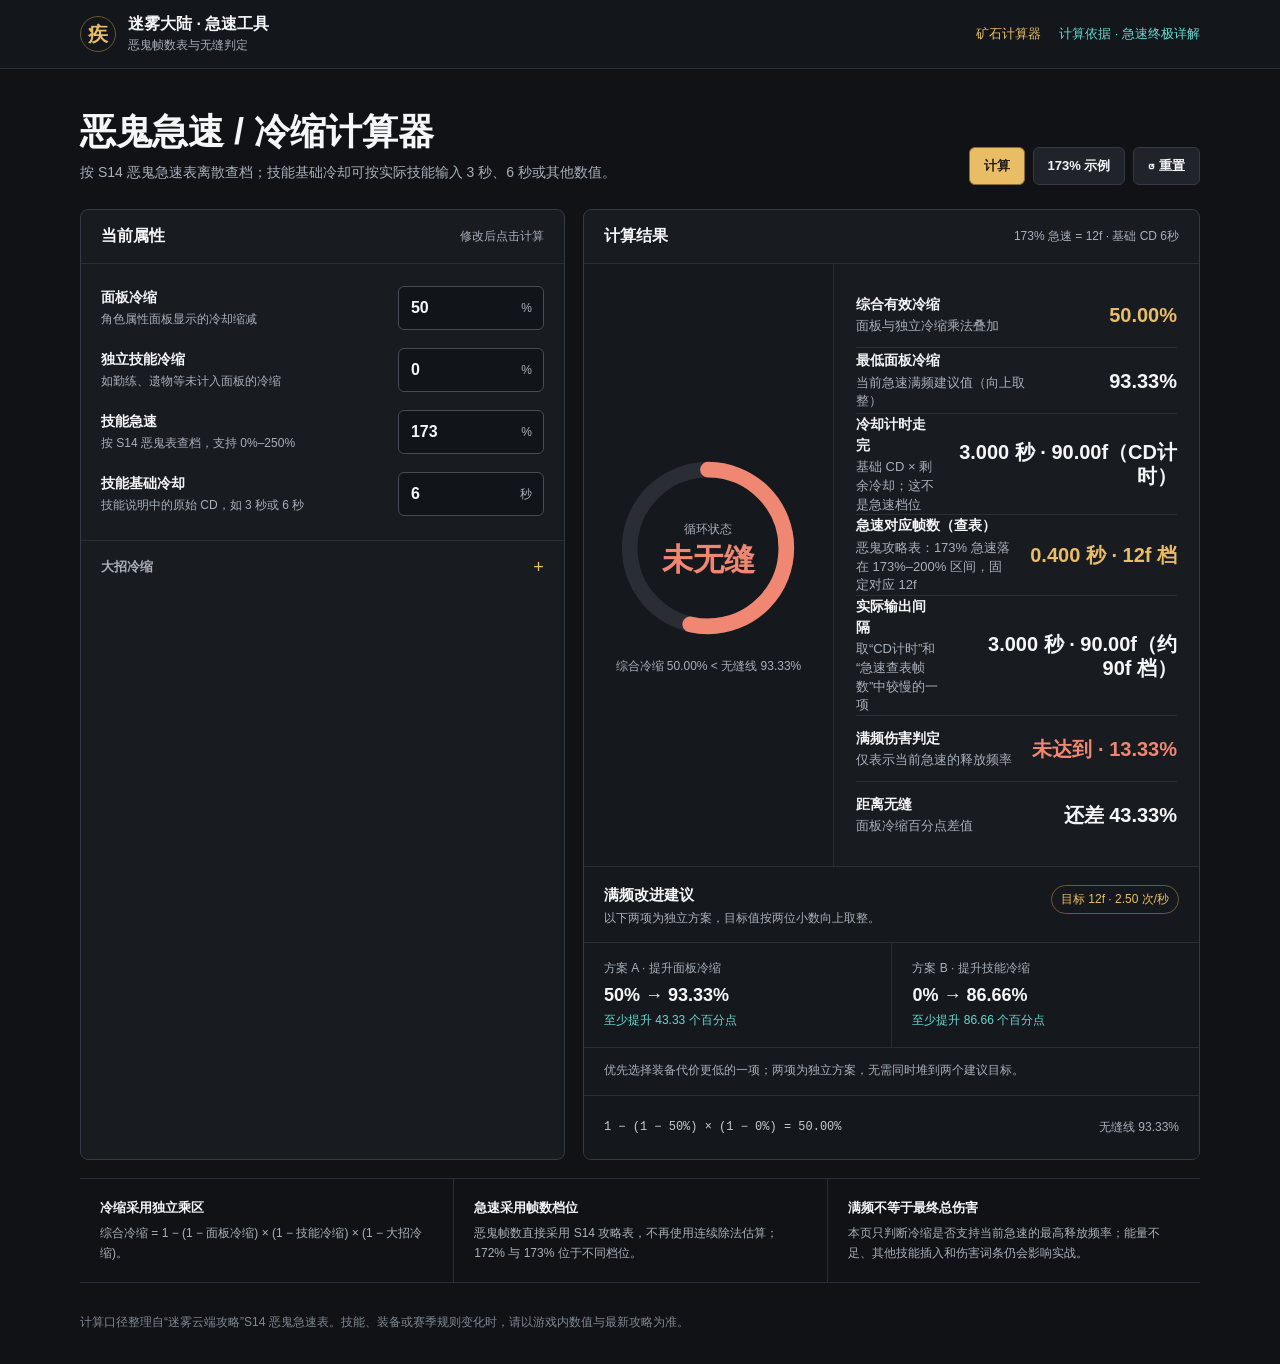
<file: haste-calculator/index.html>
<!doctype html>
<html lang="zh-CN">
<head>
  <meta charset="utf-8">
  <meta name="viewport" content="width=device-width, initial-scale=1">
  <meta name="theme-color" content="#101216">
  <title>急速 / 冷缩计算器</title>
  <style>
    :root {
      color-scheme: dark;
      --bg: #101216;
      --surface: #181b20;
      --surface-strong: #20242a;
      --line: #343a43;
      --line-soft: #292e35;
      --text: #f4f6f8;
      --muted: #a8b0ba;
      --gold: #e9bd65;
      --cyan: #69d7d0;
      --green: #70d89b;
      --coral: #f08772;
      --focus: #8fe6df;
      --radius: 8px;
    }

    * {
      box-sizing: border-box;
    }

    html {
      min-width: 320px;
      background: var(--bg);
    }

    body {
      min-height: 100vh;
      margin: 0;
      background: var(--bg);
      color: var(--text);
      font-family: -apple-system, BlinkMacSystemFont, "Segoe UI", "PingFang SC",
        "Hiragino Sans GB", "Microsoft YaHei", sans-serif;
      letter-spacing: 0;
    }

    button,
    input {
      font: inherit;
      letter-spacing: 0;
    }

    button,
    input,
    summary,
    a {
      -webkit-tap-highlight-color: transparent;
    }

    button:focus-visible,
    input:focus-visible,
    summary:focus-visible,
    a:focus-visible {
      outline: 3px solid color-mix(in srgb, var(--focus) 48%, transparent);
      outline-offset: 2px;
    }

    .topbar {
      border-bottom: 1px solid var(--line-soft);
      background: #13161a;
    }

    .topbar-inner,
    main,
    footer {
      width: min(1120px, calc(100% - 40px));
      margin: 0 auto;
    }

    .topbar-inner {
      display: flex;
      align-items: center;
      justify-content: space-between;
      min-height: 68px;
      gap: 20px;
    }

    .brand {
      display: flex;
      align-items: center;
      min-width: 0;
      gap: 12px;
    }

    .brand-mark {
      display: grid;
      width: 36px;
      height: 36px;
      flex: 0 0 36px;
      place-items: center;
      border: 1px solid #695631;
      border-radius: 50%;
      color: var(--gold);
      font-size: 20px;
      font-weight: 800;
      line-height: 1;
    }

    .brand strong {
      display: block;
      font-size: 16px;
      line-height: 1.2;
    }

    .brand span {
      display: block;
      margin-top: 3px;
      color: var(--muted);
      font-size: 12px;
    }

    .source-link {
      color: var(--cyan);
      font-size: 13px;
      text-decoration: none;
    }

    .topbar-links {
      display: flex;
      align-items: center;
      gap: 18px;
    }

    .tool-link {
      color: var(--gold);
      font-size: 13px;
      text-decoration: none;
    }

    .tool-link:hover {
      text-decoration: underline;
    }

    .source-link:hover {
      text-decoration: underline;
    }

    main {
      padding: 42px 0 30px;
    }

    .intro {
      display: flex;
      align-items: flex-end;
      justify-content: space-between;
      margin-bottom: 24px;
      gap: 24px;
    }

    h1,
    h2,
    p {
      margin-top: 0;
    }

    h1 {
      margin-bottom: 8px;
      font-size: 36px;
      line-height: 1.18;
    }

    .intro p {
      max-width: 700px;
      margin-bottom: 0;
      color: var(--muted);
      font-size: 14px;
      line-height: 1.7;
    }

    .actions {
      display: flex;
      flex: 0 0 auto;
      gap: 8px;
    }

    .button {
      min-height: 38px;
      padding: 0 14px;
      border: 1px solid var(--line);
      border-radius: 6px;
      background: var(--surface-strong);
      color: var(--text);
      cursor: pointer;
      font-size: 13px;
      font-weight: 650;
    }

    .button:hover {
      border-color: #56606d;
      background: #282d34;
    }

    .button.primary {
      border-color: #8b6b31;
      background: var(--gold);
      color: #201b12;
    }

    .button.primary:hover {
      background: #f2ca7a;
    }

    .workspace {
      display: grid;
      grid-template-columns: minmax(320px, 0.88fr) minmax(420px, 1.12fr);
      align-items: stretch;
      gap: 18px;
    }

    .panel {
      overflow: hidden;
      border: 1px solid var(--line);
      border-radius: var(--radius);
      background: var(--surface);
    }

    .panel-header {
      display: flex;
      align-items: center;
      justify-content: space-between;
      min-height: 54px;
      padding: 0 20px;
      border-bottom: 1px solid var(--line-soft);
      gap: 12px;
    }

    .panel-header h2 {
      margin: 0;
      font-size: 16px;
      line-height: 1.3;
    }

    .panel-header span {
      color: var(--muted);
      font-size: 12px;
    }

    .fields {
      display: grid;
      gap: 18px;
      padding: 22px 20px 24px;
    }

    .field {
      display: grid;
      grid-template-columns: minmax(0, 1fr) 146px;
      align-items: center;
      gap: 16px;
    }

    .field-label {
      min-width: 0;
    }

    .field-label label,
    .field-label .label {
      display: block;
      margin-bottom: 4px;
      font-size: 14px;
      font-weight: 700;
    }

    .field-label small {
      display: block;
      color: var(--muted);
      font-size: 12px;
      line-height: 1.45;
    }

    .input-wrap {
      position: relative;
    }

    .input-wrap input {
      width: 100%;
      height: 44px;
      padding: 0 42px 0 12px;
      border: 1px solid #454c56;
      border-radius: 6px;
      background: #111419;
      color: var(--text);
      font-variant-numeric: tabular-nums;
      font-weight: 700;
    }

    .input-wrap input:hover {
      border-color: #5d6672;
    }

    .input-wrap input:focus {
      border-color: var(--focus);
    }

    .unit {
      position: absolute;
      top: 50%;
      right: 12px;
      color: var(--muted);
      font-size: 12px;
      pointer-events: none;
      transform: translateY(-50%);
    }

    details {
      border-top: 1px solid var(--line-soft);
    }

    summary {
      display: flex;
      align-items: center;
      justify-content: space-between;
      min-height: 52px;
      padding: 0 20px;
      color: var(--muted);
      cursor: pointer;
      font-size: 13px;
      font-weight: 650;
      list-style: none;
    }

    summary::-webkit-details-marker {
      display: none;
    }

    summary::after {
      content: "+";
      color: var(--gold);
      font-size: 18px;
      font-weight: 400;
    }

    details[open] summary::after {
      content: "−";
    }

    .advanced-fields {
      display: grid;
      gap: 18px;
      padding: 4px 20px 22px;
    }

    .switch-row {
      display: flex;
      align-items: center;
      justify-content: space-between;
      gap: 16px;
    }

    .switch {
      position: relative;
      width: 44px;
      height: 24px;
      flex: 0 0 44px;
    }

    .switch input {
      position: absolute;
      width: 1px;
      height: 1px;
      opacity: 0;
    }

    .switch span {
      position: absolute;
      inset: 0;
      border: 1px solid #505863;
      border-radius: 999px;
      background: #111419;
      cursor: pointer;
      transition: background 160ms ease, border-color 160ms ease;
    }

    .switch span::after {
      position: absolute;
      top: 3px;
      left: 3px;
      width: 16px;
      height: 16px;
      border-radius: 50%;
      background: #aeb6bf;
      content: "";
      transition: transform 160ms ease, background 160ms ease;
    }

    .switch input:checked + span {
      border-color: #78602f;
      background: #5d4822;
    }

    .switch input:checked + span::after {
      background: var(--gold);
      transform: translateX(20px);
    }

    .switch input:focus-visible + span {
      outline: 3px solid color-mix(in srgb, var(--focus) 48%, transparent);
      outline-offset: 2px;
    }

    .ult-field[hidden] {
      display: none;
    }

    .result-body {
      display: grid;
      grid-template-columns: 250px minmax(0, 1fr);
      min-height: 390px;
    }

    .gauge-area {
      display: grid;
      align-content: center;
      justify-items: center;
      padding: 28px 22px;
      border-right: 1px solid var(--line-soft);
      background: #15181c;
      text-align: center;
    }

    .gauge {
      position: relative;
      display: grid;
      width: 188px;
      height: 188px;
      place-items: center;
    }

    .gauge svg {
      position: absolute;
      inset: 0;
      width: 100%;
      height: 100%;
      transform: rotate(-90deg);
    }

    .gauge-track,
    .gauge-value {
      fill: none;
      stroke-width: 10;
    }

    .gauge-track {
      stroke: #292e35;
    }

    .gauge-value {
      stroke: var(--green);
      stroke-linecap: round;
      stroke-dasharray: 314.159;
      stroke-dashoffset: 314.159;
      transition: stroke 180ms ease, stroke-dashoffset 240ms ease;
    }

    .gauge-center {
      position: relative;
    }

    .status-label {
      margin-bottom: 6px;
      color: var(--muted);
      font-size: 12px;
    }

    .status-value {
      color: var(--green);
      font-size: 31px;
      font-weight: 800;
      line-height: 1.05;
    }

    .gauge-caption {
      margin-top: 15px;
      color: var(--muted);
      font-size: 12px;
      line-height: 1.55;
    }

    .result-list {
      display: grid;
      align-content: center;
      padding: 18px 22px;
    }

    .metric {
      display: grid;
      grid-template-columns: minmax(0, 1fr) minmax(120px, auto);
      align-items: center;
      min-height: 66px;
      border-bottom: 1px solid var(--line-soft);
      gap: 18px;
    }

    .metric:last-child {
      border-bottom: 0;
    }

    .metric-label {
      color: var(--muted);
      font-size: 13px;
      line-height: 1.45;
    }

    .metric-label strong {
      display: block;
      margin-bottom: 3px;
      color: var(--text);
      font-size: 14px;
    }

    .metric-value {
      max-width: 220px;
      color: var(--text);
      font-size: 20px;
      font-variant-numeric: tabular-nums;
      font-weight: 780;
      line-height: 1.2;
      text-align: right;
      overflow-wrap: anywhere;
    }

    .metric-value.accent {
      color: var(--gold);
    }

    .improvement-section {
      border-top: 1px solid var(--line-soft);
      background: #15181c;
    }

    .improvement-header {
      display: flex;
      align-items: flex-start;
      justify-content: space-between;
      padding: 18px 20px 14px;
      gap: 18px;
    }

    .improvement-header h3 {
      margin: 0 0 4px;
      font-size: 15px;
      line-height: 1.35;
    }

    .improvement-header p {
      margin: 0;
      color: var(--muted);
      font-size: 12px;
      line-height: 1.55;
    }

    .improvement-badge {
      flex: 0 0 auto;
      padding: 5px 9px;
      border: 1px solid #6f5a31;
      border-radius: 999px;
      color: var(--gold);
      font-size: 12px;
      font-variant-numeric: tabular-nums;
      white-space: nowrap;
    }

    .improvement-grid {
      display: grid;
      grid-template-columns: 1fr 1fr;
      border-top: 1px solid var(--line-soft);
      border-bottom: 1px solid var(--line-soft);
    }

    .improvement-option {
      min-width: 0;
      padding: 17px 20px;
    }

    .improvement-option + .improvement-option {
      border-left: 1px solid var(--line-soft);
    }

    .improvement-option span,
    .improvement-option small {
      display: block;
    }

    .improvement-option span {
      margin-bottom: 7px;
      color: var(--muted);
      font-size: 12px;
    }

    .improvement-option strong {
      display: block;
      color: var(--text);
      font-size: 18px;
      font-variant-numeric: tabular-nums;
      line-height: 1.3;
      overflow-wrap: anywhere;
    }

    .improvement-option small {
      margin-top: 5px;
      color: var(--cyan);
      font-size: 12px;
      line-height: 1.45;
    }

    .improvement-advice {
      margin: 0;
      padding: 13px 20px 15px;
      color: var(--muted);
      font-size: 12px;
      line-height: 1.6;
    }

    .formula-strip {
      display: grid;
      grid-template-columns: minmax(0, 1fr) auto;
      align-items: center;
      min-height: 64px;
      padding: 12px 20px;
      border-top: 1px solid var(--line-soft);
      background: #14171b;
      gap: 18px;
    }

    .formula-strip code {
      color: #c7cdd4;
      font-family: ui-monospace, SFMono-Regular, Menlo, Monaco, Consolas, monospace;
      font-size: 12px;
      line-height: 1.65;
      overflow-wrap: anywhere;
    }

    .formula-strip span {
      color: var(--muted);
      font-size: 12px;
      white-space: nowrap;
    }

    .note-band {
      display: grid;
      grid-template-columns: repeat(3, 1fr);
      margin-top: 18px;
      border-top: 1px solid var(--line-soft);
      border-bottom: 1px solid var(--line-soft);
    }

    .note {
      padding: 18px 20px;
      color: var(--muted);
      font-size: 12px;
      line-height: 1.7;
    }

    .note + .note {
      border-left: 1px solid var(--line-soft);
    }

    .note strong {
      display: block;
      margin-bottom: 4px;
      color: var(--text);
      font-size: 13px;
    }

    footer {
      padding: 0 0 32px;
      color: #7f8893;
      font-size: 12px;
      line-height: 1.6;
    }

    @media (max-width: 900px) {
      .workspace {
        grid-template-columns: 1fr;
      }

      .result-body {
        grid-template-columns: 220px minmax(0, 1fr);
      }
    }

    @media (max-width: 640px) {
      .topbar-inner,
      main,
      footer {
        width: min(100% - 24px, 1120px);
      }

      .topbar-inner {
        min-height: 62px;
      }

      .brand span,
      .source-link span {
        display: none;
      }

      .topbar-links {
        gap: 11px;
      }

      main {
        padding-top: 26px;
      }

      .intro {
        display: block;
      }

      h1 {
        font-size: 29px;
      }

      .actions {
        margin-top: 18px;
      }

      .actions .button {
        flex: 1 1 0;
      }

      .field {
        grid-template-columns: minmax(0, 1fr) 126px;
        gap: 10px;
      }

      .result-body {
        grid-template-columns: 1fr;
      }

      .gauge-area {
        border-right: 0;
        border-bottom: 1px solid var(--line-soft);
      }

      .metric {
        grid-template-columns: minmax(0, 1fr) minmax(100px, auto);
      }

      .metric-value {
        font-size: 18px;
      }

      .formula-strip,
      .note-band {
        grid-template-columns: 1fr;
      }

      .improvement-header {
        display: block;
      }

      .improvement-badge {
        display: inline-block;
        margin-top: 10px;
      }

      .improvement-grid {
        grid-template-columns: 1fr;
      }

      .improvement-option + .improvement-option {
        border-top: 1px solid var(--line-soft);
        border-left: 0;
      }

      .formula-strip span {
        white-space: normal;
      }

      .note + .note {
        border-top: 1px solid var(--line-soft);
        border-left: 0;
      }
    }

    @media (prefers-reduced-motion: reduce) {
      *,
      *::before,
      *::after {
        scroll-behavior: auto !important;
        transition-duration: 0.01ms !important;
      }
    }
  </style>
</head>
<body>
  <header class="topbar">
    <div class="topbar-inner">
      <div class="brand">
        <div class="brand-mark" aria-hidden="true">疾</div>
        <div>
          <strong>迷雾大陆 · 急速工具</strong>
          <span>恶鬼帧数表与无缝判定</span>
        </div>
      </div>
      <div class="topbar-links">
        <a class="tool-link" href="../ore-calculator/">矿石计算器</a>
        <a class="source-link" href="https://mp.weixin.qq.com/s/vl50UTDe0n6C2xRUbK9ugQ" target="_blank" rel="noreferrer">
          计算依据 <span>· 急速终极详解</span>
        </a>
      </div>
    </div>
  </header>

  <main>
    <section class="intro" aria-labelledby="page-title">
      <div>
        <h1 id="page-title">恶鬼急速 / 冷缩计算器</h1>
        <p>按 S14 恶鬼急速表离散查档；技能基础冷却可按实际技能输入 3 秒、6 秒或其他数值。</p>
      </div>
      <div class="actions">
        <button class="button primary" id="calculateButton" type="button">计算</button>
        <button class="button" id="exampleButton" type="button">173% 示例</button>
        <button class="button" id="resetButton" type="button" title="恢复默认值">↺ 重置</button>
      </div>
    </section>

    <section class="workspace" aria-label="急速计算工作区">
      <div class="panel input-panel">
        <div class="panel-header">
          <h2>当前属性</h2>
          <span>修改后点击计算</span>
        </div>

        <div class="fields">
          <div class="field">
            <div class="field-label">
              <label for="panelCdr">面板冷缩</label>
              <small>角色属性面板显示的冷却缩减</small>
            </div>
            <div class="input-wrap">
              <input id="panelCdr" type="number" min="0" max="99.99" step="0.01" inputmode="decimal" value="50">
              <span class="unit">%</span>
            </div>
          </div>

          <div class="field">
            <div class="field-label">
              <label for="skillCdr">独立技能冷缩</label>
              <small>如勤练、遗物等未计入面板的冷缩</small>
            </div>
            <div class="input-wrap">
              <input id="skillCdr" type="number" min="0" max="99.99" step="0.01" inputmode="decimal" value="0">
              <span class="unit">%</span>
            </div>
          </div>

          <div class="field">
            <div class="field-label">
              <label for="haste">技能急速</label>
              <small>按 S14 恶鬼表查档，支持 0%–250%</small>
            </div>
            <div class="input-wrap">
              <input id="haste" type="number" min="0" max="250" step="1" inputmode="numeric" value="173">
              <span class="unit">%</span>
            </div>
          </div>

          <div class="field">
            <div class="field-label">
              <label for="baseCooldown">技能基础冷却</label>
              <small>技能说明中的原始 CD，如 3 秒或 6 秒</small>
            </div>
            <div class="input-wrap">
              <input id="baseCooldown" type="number" min="0.01" max="999" step="0.01" inputmode="decimal" value="6">
              <span class="unit">秒</span>
            </div>
          </div>
        </div>

        <details>
          <summary>大招冷缩</summary>
          <div class="advanced-fields">
            <div class="switch-row">
              <div class="field-label">
                <span class="label">计算大招冷缩</span>
                <small>开启后按独立乘区参与叠加</small>
              </div>
              <label class="switch" title="计算大招冷缩">
                <input id="ultEnabled" type="checkbox">
                <span aria-hidden="true"></span>
              </label>
            </div>

            <div class="field ult-field" id="ultField" hidden>
              <div class="field-label">
                <label for="ultCdr">大招冷缩</label>
                <small>只对当前技能生效的大招冷缩</small>
              </div>
              <div class="input-wrap">
                <input id="ultCdr" type="number" min="0" max="99.99" step="0.01" inputmode="decimal" value="25">
                <span class="unit">%</span>
              </div>
            </div>
          </div>
        </details>
      </div>

      <div class="panel result-panel">
        <div class="panel-header">
          <h2>计算结果</h2>
          <span id="resultHint">恶鬼表 · 6秒 CD · 30帧/秒</span>
        </div>

        <div class="result-body" aria-live="polite">
          <div class="gauge-area">
            <div class="gauge" aria-hidden="true">
              <svg viewBox="0 0 120 120">
                <circle class="gauge-track" cx="60" cy="60" r="50"></circle>
                <circle class="gauge-value" id="gaugeValue" cx="60" cy="60" r="50"></circle>
              </svg>
              <div class="gauge-center">
                <div class="status-label">循环状态</div>
                <div class="status-value" id="seamlessStatus">未无缝</div>
              </div>
            </div>
            <div class="gauge-caption" id="statusCaption">实际冷却长于技能动画</div>
          </div>

          <div class="result-list">
            <div class="metric">
              <div class="metric-label">
                <strong>综合有效冷缩</strong>
                面板与独立冷缩乘法叠加
              </div>
              <div class="metric-value accent" id="totalCdr">50.00%</div>
            </div>
            <div class="metric">
              <div class="metric-label">
                <strong>最低面板冷缩</strong>
                当前急速满频建议值（向上取整）
              </div>
              <div class="metric-value" id="minPanelCdr">64.44%</div>
            </div>
            <div class="metric">
              <div class="metric-label">
                <strong>冷却计时走完</strong>
                基础 CD × 剩余冷却；这不是急速档位
              </div>
              <div class="metric-value" id="actualCooldown">1.500 秒 · 45.00f（CD计时）</div>
            </div>
            <div class="metric">
              <div class="metric-label">
                <strong>急速对应帧数（查表）</strong>
                <span id="animationFormula">只由技能急速决定：204% 对应 11f</span>
              </div>
              <div class="metric-value accent" id="animationTime">0.367 秒 · 11f 档</div>
            </div>
            <div class="metric">
              <div class="metric-label">
                <strong>实际输出间隔</strong>
                取“CD计时”和“急速查表帧数”中较慢的一项
              </div>
              <div class="metric-value" id="actualOutputInterval">1.500 秒 · 45.00f</div>
            </div>
            <div class="metric">
              <div class="metric-label">
                <strong>满频伤害判定</strong>
                仅表示当前急速的释放频率
              </div>
              <div class="metric-value" id="fullDamageStatus">未达到 · 71.11%</div>
            </div>
            <div class="metric">
              <div class="metric-label">
                <strong id="gapLabel">距离无缝</strong>
                面板冷缩百分点差值
              </div>
              <div class="metric-value" id="panelGap">还差 14.44%</div>
            </div>
          </div>
        </div>

        <section class="improvement-section" aria-labelledby="improvementTitle" aria-live="polite">
          <div class="improvement-header">
            <div>
              <h3 id="improvementTitle">满频改进建议</h3>
              <p>以下两项为独立方案，目标值按两位小数向上取整。</p>
            </div>
            <span class="improvement-badge" id="fullDamageTarget">目标 32f · 0.94 次/秒</span>
          </div>
          <div class="improvement-grid">
            <div class="improvement-option">
              <span>方案 A · 提升面板冷缩</span>
              <strong id="panelSuggestion">50% → 64.45%</strong>
              <small id="panelSuggestionDelta">至少提升 14.45 个百分点</small>
            </div>
            <div class="improvement-option">
              <span>方案 B · 提升技能冷缩</span>
              <strong id="skillSuggestion">0% → 28.58%</strong>
              <small id="skillSuggestionDelta">至少提升 28.58 个百分点</small>
            </div>
          </div>
          <p class="improvement-advice" id="improvementAdvice">优先选择装备代价更低的一项；无需同时堆到两个建议目标。</p>
        </section>

        <div class="formula-strip">
          <code id="formulaText">1 − (1 − 50%) × (1 − 0%) = 50%</code>
          <span id="thresholdText">无缝线 64.44%</span>
        </div>
      </div>
    </section>

    <section class="note-band" aria-label="计算口径">
      <div class="note">
        <strong>冷缩采用独立乘区</strong>
        综合冷缩 = 1 − (1 − 面板冷缩) × (1 − 技能冷缩) × (1 − 大招冷缩)。
      </div>
      <div class="note">
        <strong>急速采用帧数档位</strong>
        恶鬼帧数直接采用 S14 攻略表，不再使用连续除法估算；172% 与 173% 位于不同档位。
      </div>
      <div class="note">
        <strong>满频不等于最终总伤害</strong>
        本页只判断冷缩是否支持当前急速的最高释放频率；能量不足、其他技能插入和伤害词条仍会影响实战。
      </div>
    </section>
  </main>

  <footer>
    计算口径整理自“迷雾云端攻略”S14 恶鬼急速表。技能、装备或赛季规则变化时，请以游戏内数值与最新攻略为准。
  </footer>

  <script>
    (() => {
      "use strict";

      const STORAGE_KEY = "mist-evil-ghost-calculator-v1";
      const CIRCUMFERENCE = 2 * Math.PI * 50;
      const FPS = 30;
      const FRAME_TIERS = [
        { min: 0, max: 0, frames: 32 },
        { min: 1, max: 3, frames: 31 },
        { min: 4, max: 7, frames: 30 },
        { min: 8, max: 11, frames: 29 },
        { min: 12, max: 15, frames: 28 },
        { min: 16, max: 19, frames: 27 },
        { min: 20, max: 24, frames: 26 },
        { min: 25, max: 30, frames: 25 },
        { min: 31, max: 36, frames: 24 },
        { min: 37, max: 42, frames: 23 },
        { min: 43, max: 49, frames: 22 },
        { min: 50, max: 54, frames: 21 },
        { min: 55, max: 66, frames: 20 },
        { min: 67, max: 76, frames: 19 },
        { min: 77, max: 87, frames: 18 },
        { min: 88, max: 100, frames: 17 },
        { min: 101, max: 114, frames: 16 },
        { min: 115, max: 129, frames: 15 },
        { min: 130, max: 148, frames: 14 },
        { min: 149, max: 172, frames: 13 },
        { min: 173, max: 200, frames: 12 },
        { min: 201, max: 233, frames: 11 },
        { min: 234, max: 250, frames: 10 }
      ];
      const defaults = {
        panelCdr: 50,
        skillCdr: 0,
        haste: 173,
        baseCooldown: 6,
        ultEnabled: false,
        ultCdr: 25
      };
      const articleExample = {
        panelCdr: 93.33,
        skillCdr: 0,
        haste: 173,
        baseCooldown: 6,
        ultEnabled: false,
        ultCdr: 25
      };

      const fields = {
        panelCdr: document.getElementById("panelCdr"),
        skillCdr: document.getElementById("skillCdr"),
        haste: document.getElementById("haste"),
        baseCooldown: document.getElementById("baseCooldown"),
        ultEnabled: document.getElementById("ultEnabled"),
        ultCdr: document.getElementById("ultCdr")
      };

      const output = {
        totalCdr: document.getElementById("totalCdr"),
        minPanelCdr: document.getElementById("minPanelCdr"),
        actualCooldown: document.getElementById("actualCooldown"),
        animationTime: document.getElementById("animationTime"),
        animationFormula: document.getElementById("animationFormula"),
        actualOutputInterval: document.getElementById("actualOutputInterval"),
        fullDamageStatus: document.getElementById("fullDamageStatus"),
        fullDamageTarget: document.getElementById("fullDamageTarget"),
        panelGap: document.getElementById("panelGap"),
        gapLabel: document.getElementById("gapLabel"),
        panelSuggestion: document.getElementById("panelSuggestion"),
        panelSuggestionDelta: document.getElementById("panelSuggestionDelta"),
        skillSuggestion: document.getElementById("skillSuggestion"),
        skillSuggestionDelta: document.getElementById("skillSuggestionDelta"),
        improvementAdvice: document.getElementById("improvementAdvice"),
        seamlessStatus: document.getElementById("seamlessStatus"),
        statusCaption: document.getElementById("statusCaption"),
        gaugeValue: document.getElementById("gaugeValue"),
        formulaText: document.getElementById("formulaText"),
        thresholdText: document.getElementById("thresholdText"),
        resultHint: document.getElementById("resultHint")
      };

      const ultField = document.getElementById("ultField");

      function clamp(value, minimum, maximum) {
        return Math.min(Math.max(value, minimum), maximum);
      }

      function numberValue(input, fallback, minimum, maximum) {
        const value = Number(input.value);
        if (!Number.isFinite(value)) {
          return fallback;
        }
        return clamp(value, minimum, maximum);
      }

      function percent(value) {
        return `${(value * 100).toFixed(2)}%`;
      }

      function inputPercent(value) {
        return `${value.toFixed(2).replace(/\.00$/, "")}%`;
      }

      function safePercentTarget(value) {
        return Math.ceil(clamp(value, 0, 0.9999) * 10000 - 0.000001) / 100;
      }

      function frameTierForHaste(haste) {
        const tableHaste = Math.floor(clamp(haste, 0, 250));
        return {
          tableHaste,
          tier: FRAME_TIERS.find(({ min, max }) => tableHaste >= min && tableHaste <= max)
        };
      }

      function setSuggestion(target, delta, currentValue, requiredValue, isSatisfied, label) {
        if (isSatisfied || requiredValue <= currentValue / 100) {
          target.textContent = `${inputPercent(currentValue)} · 已满足`;
          delta.textContent = "无需继续提升";
          return;
        }

        if (requiredValue >= 0.9999) {
          target.textContent = `单靠${label}无法达到`;
          delta.textContent = "需要组合提升两类冷缩";
          return;
        }

        const targetValue = safePercentTarget(requiredValue);
        const increase = Math.max(targetValue - currentValue, 0);
        target.textContent = `${inputPercent(currentValue)} → ${inputPercent(targetValue)}`;
        delta.textContent = `至少提升 ${increase.toFixed(2)} 个百分点`;
      }

      function readState() {
        return {
          panelCdr: numberValue(fields.panelCdr, defaults.panelCdr, 0, 99.99),
          skillCdr: numberValue(fields.skillCdr, defaults.skillCdr, 0, 99.99),
          haste: numberValue(fields.haste, defaults.haste, 0, 250),
          baseCooldown: numberValue(fields.baseCooldown, defaults.baseCooldown, 0.01, 999),
          ultEnabled: fields.ultEnabled.checked,
          ultCdr: numberValue(fields.ultCdr, defaults.ultCdr, 0, 99.99)
        };
      }

      function writeState(state) {
        Object.entries(fields).forEach(([key, field]) => {
          if (field.type === "checkbox") {
            field.checked = Boolean(state[key]);
          } else {
            field.value = state[key];
          }
        });
        ultField.hidden = !fields.ultEnabled.checked;
      }

      function saveState(state) {
        try {
          localStorage.setItem(STORAGE_KEY, JSON.stringify(state));
        } catch (_) {
          // Local persistence is optional when the file is opened with strict browser settings.
        }
      }

      function loadState() {
        try {
          const saved = JSON.parse(localStorage.getItem(STORAGE_KEY));
          return saved && typeof saved === "object" ? { ...defaults, ...saved } : defaults;
        } catch (_) {
          return defaults;
        }
      }

      function calculate() {
        const state = readState();
        const panel = state.panelCdr / 100;
        const skill = state.skillCdr / 100;
        const ultimate = state.ultEnabled ? state.ultCdr / 100 : 0;
        const { tableHaste, tier } = frameTierForHaste(state.haste);
        const totalCdr = 1 - (1 - panel) * (1 - skill) * (1 - ultimate);
        const displayedTotalCdr = Math.round(totalCdr * 10000) / 10000;
        const baseCooldownFrames = state.baseCooldown * FPS;
        const animationFrames = tier.frames;
        const animationSeconds = animationFrames / FPS;
        const actualCooldownFrames = baseCooldownFrames * (1 - totalCdr);
        const actualCooldownSeconds = actualCooldownFrames / FPS;
        const seamlessThreshold = Math.round((1 - animationFrames / baseCooldownFrames) * 10000) / 10000;
        const otherMultiplier = (1 - skill) * (1 - ultimate);
        const recommendedPanel = 1 - (1 - seamlessThreshold) / otherMultiplier;
        const recommendedSkill = 1 - (1 - seamlessThreshold) / ((1 - panel) * (1 - ultimate));
        const recommendedPanelValue = safePercentTarget(recommendedPanel);
        const minimumPanel = recommendedPanelValue / 100;
        const isSeamless = displayedTotalCdr >= seamlessThreshold;
        const gap = panel - minimumPanel;
        const progress = clamp(displayedTotalCdr / Math.max(seamlessThreshold, 0.0001), 0, 1);
        const outputIntervalFrames = isSeamless ? animationFrames : Math.max(actualCooldownFrames, animationFrames);
        const outputIntervalSeconds = outputIntervalFrames / FPS;
        const outputFrameTier = Math.ceil(outputIntervalFrames - 0.000001);
        const maximumFrequency = FPS / animationFrames;
        const currentFrequency = FPS / outputIntervalFrames;
        const frequencyAchievement = clamp(currentFrequency / maximumFrequency, 0, 1);

        output.totalCdr.textContent = percent(totalCdr);
        output.minPanelCdr.textContent = recommendedPanel <= 0
          ? "0%（已满足）"
          : inputPercent(recommendedPanelValue);
        output.actualCooldown.textContent = `${actualCooldownSeconds.toFixed(3)} 秒 · ${actualCooldownFrames.toFixed(2)}f（CD计时）`;
        output.animationTime.textContent = `${animationSeconds.toFixed(3)} 秒 · ${animationFrames}f 档`;
        output.animationFormula.textContent = `恶鬼攻略表：${tableHaste}% 急速落在 ${tier.min}%–${tier.max}% 区间，固定对应 ${animationFrames}f`;
        output.actualOutputInterval.textContent = `${outputIntervalSeconds.toFixed(3)} 秒 · ${outputIntervalFrames.toFixed(2)}f（约 ${outputFrameTier}f 档）`;
        output.fullDamageStatus.textContent = isSeamless
          ? "已达到 · 100%"
          : `未达到 · ${(frequencyAchievement * 100).toFixed(2)}%`;
        output.fullDamageStatus.style.color = isSeamless ? "var(--green)" : "var(--coral)";
        output.fullDamageTarget.textContent = `目标 ${animationFrames}f · ${maximumFrequency.toFixed(2)} 次/秒`;
        output.panelGap.textContent = isSeamless
          ? `富余 ${(Math.max(gap, 0) * 100).toFixed(2)}%`
          : `还差 ${(Math.max(-gap, 0) * 100).toFixed(2)}%`;
        output.gapLabel.textContent = isSeamless ? "无缝余量" : "距离无缝";
        output.seamlessStatus.textContent = isSeamless ? "已无缝" : "未无缝";
        output.statusCaption.textContent = isSeamless
          ? `综合冷缩 ${percent(displayedTotalCdr)} ≥ 无缝线 ${percent(seamlessThreshold)}`
          : `综合冷缩 ${percent(displayedTotalCdr)} < 无缝线 ${percent(seamlessThreshold)}`;
        output.formulaText.textContent = state.ultEnabled
          ? `1 − (1 − ${inputPercent(state.panelCdr)}) × (1 − ${inputPercent(state.skillCdr)}) × (1 − ${inputPercent(state.ultCdr)}) = ${percent(totalCdr)}`
          : `1 − (1 − ${inputPercent(state.panelCdr)}) × (1 − ${inputPercent(state.skillCdr)}) = ${percent(totalCdr)}`;
        output.thresholdText.textContent = `无缝线 ${percent(seamlessThreshold)}`;

        setSuggestion(
          output.panelSuggestion,
          output.panelSuggestionDelta,
          state.panelCdr,
          recommendedPanel,
          isSeamless,
          "面板冷缩"
        );
        setSuggestion(
          output.skillSuggestion,
          output.skillSuggestionDelta,
          state.skillCdr,
          recommendedSkill,
          isSeamless,
          "技能冷缩"
        );
        output.improvementAdvice.textContent = isSeamless
          ? "当前冷缩已支持满频释放，无需继续堆冷缩；可将属性投入其他输出或续航项。"
          : "优先选择装备代价更低的一项；两项为独立方案，无需同时堆到两个建议目标。";

        const statusColor = isSeamless ? "var(--green)" : "var(--coral)";
        output.seamlessStatus.style.color = statusColor;
        output.gaugeValue.style.stroke = statusColor;
        output.gaugeValue.style.strokeDashoffset = String(CIRCUMFERENCE * (1 - progress));
        output.resultHint.textContent = `${tableHaste}% 急速 = ${animationFrames}f · 基础 CD ${state.baseCooldown}秒`;
        output.resultHint.style.color = "";

        ultField.hidden = !state.ultEnabled;
        saveState(state);
      }

      function markDirty() {
        output.resultHint.textContent = "参数已修改，请点击计算";
        output.resultHint.style.color = "var(--gold)";
        ultField.hidden = !fields.ultEnabled.checked;
      }

      Object.values(fields).forEach((field) => {
        field.addEventListener("input", markDirty);
        field.addEventListener("change", markDirty);
      });

      document.getElementById("calculateButton").addEventListener("click", calculate);

      document.getElementById("exampleButton").addEventListener("click", () => {
        writeState(articleExample);
        calculate();
      });

      document.getElementById("resetButton").addEventListener("click", () => {
        writeState(defaults);
        calculate();
      });

      writeState(loadState());
      calculate();
    })();
  </script>
</body>
</html>
</file>
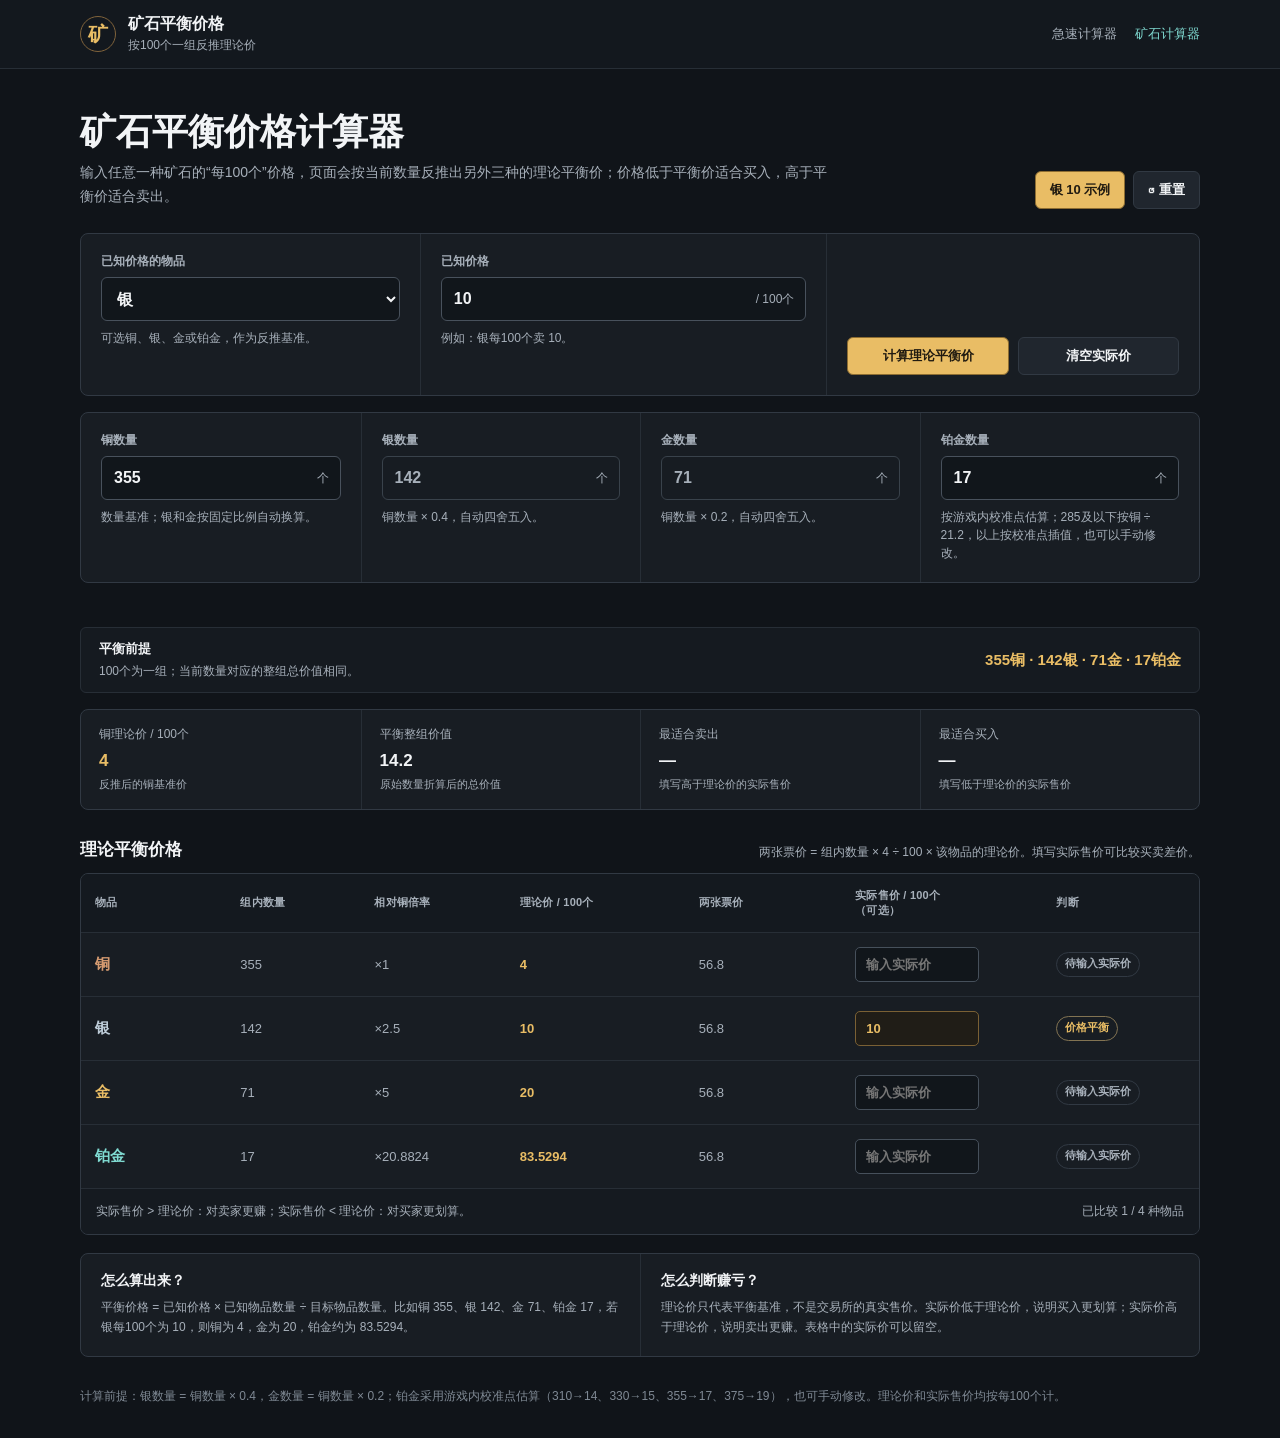
<file: ore-calculator/index.html>
<!doctype html>
<html lang="zh-CN">
<head>
  <meta charset="utf-8">
  <meta name="viewport" content="width=device-width, initial-scale=1">
  <meta name="theme-color" content="#101419">
  <title>矿石平衡价格计算器</title>
  <style>
    :root {
      color-scheme: dark;
      --bg: #101419;
      --panel: #181d23;
      --panel-strong: #20262e;
      --panel-soft: #151a20;
      --line: #313943;
      --line-soft: #272e36;
      --text: #f2f4f6;
      --muted: #a7b0ba;
      --copper: #d49a70;
      --silver: #bccbd7;
      --gold: #e9bd65;
      --platinum: #80dbd2;
      --green: #79d8a0;
      --red: #ef8b78;
      --focus: #8ce4db;
      --radius: 8px;
    }

    * {
      box-sizing: border-box;
    }

    html {
      min-width: 320px;
      background: var(--bg);
    }

    body {
      min-height: 100vh;
      margin: 0;
      background: var(--bg);
      color: var(--text);
      font-family: -apple-system, BlinkMacSystemFont, "Segoe UI", "PingFang SC",
        "Hiragino Sans GB", "Microsoft YaHei", sans-serif;
    }

    a,
    button,
    input,
    select {
      -webkit-tap-highlight-color: transparent;
    }

    a:focus-visible,
    button:focus-visible,
    input:focus-visible,
    select:focus-visible {
      outline: 3px solid color-mix(in srgb, var(--focus) 48%, transparent);
      outline-offset: 2px;
    }

    button,
    input,
    select {
      font: inherit;
    }

    .topbar {
      border-bottom: 1px solid var(--line-soft);
      background: #13181e;
    }

    .topbar-inner,
    main,
    footer {
      width: min(1120px, calc(100% - 40px));
      margin: 0 auto;
    }

    .topbar-inner {
      display: flex;
      align-items: center;
      justify-content: space-between;
      min-height: 68px;
      gap: 24px;
    }

    .brand {
      display: flex;
      align-items: center;
      min-width: 0;
      gap: 12px;
    }

    .brand-mark {
      display: grid;
      width: 36px;
      height: 36px;
      flex: 0 0 36px;
      place-items: center;
      border: 1px solid #80633b;
      border-radius: 50%;
      color: var(--gold);
      font-size: 20px;
      font-weight: 800;
    }

    .brand strong,
    .brand span {
      display: block;
    }

    .brand strong {
      font-size: 16px;
      line-height: 1.25;
    }

    .brand span {
      margin-top: 3px;
      color: var(--muted);
      font-size: 12px;
    }

    .nav {
      display: flex;
      align-items: center;
      gap: 18px;
    }

    .nav a {
      color: var(--muted);
      font-size: 13px;
      text-decoration: none;
    }

    .nav a:hover,
    .nav a[aria-current="page"] {
      color: var(--platinum);
    }

    main {
      padding: 42px 0 30px;
    }

    .intro {
      display: flex;
      align-items: flex-end;
      justify-content: space-between;
      margin-bottom: 24px;
      gap: 24px;
    }

    h1,
    h2,
    h3,
    p {
      margin-top: 0;
    }

    h1 {
      margin-bottom: 8px;
      font-size: 36px;
      line-height: 1.18;
    }

    .intro p {
      max-width: 760px;
      margin-bottom: 0;
      color: var(--muted);
      font-size: 14px;
      line-height: 1.7;
    }

    .actions {
      display: flex;
      flex: 0 0 auto;
      gap: 8px;
    }

    .button {
      min-height: 38px;
      padding: 0 14px;
      border: 1px solid var(--line);
      border-radius: 6px;
      background: var(--panel-strong);
      color: var(--text);
      cursor: pointer;
      font-size: 13px;
      font-weight: 700;
    }

    .button:hover {
      border-color: #56616e;
      background: #29313a;
    }

    .button.primary {
      border-color: #8d6d32;
      background: var(--gold);
      color: #211b11;
    }

    .button.primary:hover {
      background: #f1c979;
    }

    .input-panel,
    .table-panel,
    .info-panel {
      overflow: hidden;
      border: 1px solid var(--line);
      border-radius: var(--radius);
      background: var(--panel);
    }

    .input-panel {
      display: grid;
      grid-template-columns: minmax(220px, 1fr) minmax(260px, 1.2fr) minmax(260px, 1.1fr);
      align-items: stretch;
    }

    .quantity-panel {
      grid-template-columns: repeat(4, minmax(0, 1fr));
      margin-top: 16px;
    }

    .quantity-panel input[readonly] {
      border-color: #39424b;
      background: #171c22;
      color: var(--muted);
    }

    .input-block {
      min-width: 0;
      padding: 19px 20px 20px;
    }

    .input-block + .input-block {
      border-left: 1px solid var(--line-soft);
    }

    .label {
      display: block;
      margin-bottom: 7px;
      color: var(--muted);
      font-size: 12px;
      font-weight: 700;
    }

    .input-block small {
      display: block;
      margin-top: 8px;
      color: var(--muted);
      font-size: 12px;
      line-height: 1.5;
    }

    .control {
      position: relative;
    }

    select,
    input[type="number"] {
      width: 100%;
      height: 44px;
      border: 1px solid #48515c;
      border-radius: 6px;
      background: #11161b;
      color: var(--text);
      font-size: 16px;
      font-variant-numeric: tabular-nums;
      font-weight: 750;
    }

    select {
      padding: 0 11px;
    }

    input[type="number"] {
      padding: 0 47px 0 12px;
    }

    select:hover,
    input[type="number"]:hover {
      border-color: #65717e;
    }

    select:focus,
    input[type="number"]:focus {
      border-color: var(--focus);
    }

    .unit {
      position: absolute;
      top: 50%;
      right: 12px;
      color: var(--muted);
      font-size: 12px;
      pointer-events: none;
      transform: translateY(-50%);
    }

    .input-block.actions-block {
      display: flex;
      align-items: flex-end;
      gap: 9px;
    }

    .actions-block .button {
      flex: 1 1 0;
    }

    .rule-strip {
      display: flex;
      align-items: center;
      justify-content: space-between;
      min-height: 61px;
      margin-top: 16px;
      padding: 12px 18px;
      border: 1px solid var(--line-soft);
      border-radius: 6px;
      background: var(--panel-soft);
      gap: 18px;
    }

    .rule-strip strong {
      display: block;
      margin-bottom: 3px;
      color: var(--text);
      font-size: 13px;
    }

    .rule-strip span {
      color: var(--muted);
      font-size: 12px;
      line-height: 1.45;
    }

    .rule-equation {
      color: var(--gold) !important;
      font-size: 15px !important;
      font-variant-numeric: tabular-nums;
      font-weight: 800;
      white-space: nowrap;
    }

    .summary-grid {
      display: grid;
      grid-template-columns: repeat(4, 1fr);
      margin-top: 16px;
      border: 1px solid var(--line);
      border-radius: var(--radius);
      background: var(--panel);
    }

    .summary-card {
      min-width: 0;
      padding: 16px 18px;
    }

    .summary-card + .summary-card {
      border-left: 1px solid var(--line-soft);
    }

    .summary-card span,
    .summary-card strong {
      display: block;
    }

    .summary-card span {
      margin-bottom: 7px;
      color: var(--muted);
      font-size: 12px;
    }

    .summary-card strong {
      min-height: 23px;
      color: var(--text);
      font-size: 17px;
      font-variant-numeric: tabular-nums;
      line-height: 1.35;
      overflow-wrap: anywhere;
    }

    .summary-card strong.accent {
      color: var(--gold);
    }

    .summary-card small {
      display: block;
      margin-top: 4px;
      color: var(--muted);
      font-size: 11px;
      line-height: 1.4;
    }

    .section-heading {
      display: flex;
      align-items: flex-end;
      justify-content: space-between;
      margin: 28px 0 12px;
      gap: 16px;
    }

    .section-heading h2 {
      margin-bottom: 0;
      font-size: 17px;
    }

    .section-heading p {
      margin-bottom: 0;
      color: var(--muted);
      font-size: 12px;
    }

    .table-scroll {
      overflow-x: auto;
    }

    table {
      width: 100%;
      min-width: 780px;
      border-collapse: collapse;
      table-layout: fixed;
    }

    th,
    td {
      padding: 14px 14px;
      border-bottom: 1px solid var(--line-soft);
      text-align: left;
      vertical-align: middle;
    }

    th {
      background: #14191f;
      color: var(--muted);
      font-size: 11px;
      font-weight: 700;
      letter-spacing: .02em;
      white-space: nowrap;
    }

    td {
      color: var(--text);
      font-size: 13px;
      font-variant-numeric: tabular-nums;
    }

    tbody tr:last-child td {
      border-bottom: 0;
    }

    tbody tr:hover {
      background: #1c2229;
    }

    .ore-name {
      font-size: 15px;
      font-weight: 800;
    }

    .ore-name[data-item="铜"] {
      color: var(--copper);
    }

    .ore-name[data-item="银"] {
      color: var(--silver);
    }

    .ore-name[data-item="金"] {
      color: var(--gold);
    }

    .ore-name[data-item="铂金"] {
      color: var(--platinum);
    }

    .muted {
      color: var(--muted);
    }

    .theoretical {
      color: var(--gold);
      font-weight: 800;
    }

    .actual-cell {
      position: relative;
    }

    .actual-cell input {
      width: 124px;
      height: 35px;
      padding: 0 10px;
      border: 1px solid #46505b;
      border-radius: 5px;
      background: #11161b;
      color: var(--text);
      font-size: 13px;
      font-variant-numeric: tabular-nums;
    }

    .actual-cell input:disabled {
      border-color: #7a6034;
      background: #201d17;
      color: var(--gold);
      opacity: 1;
    }

    .status {
      display: inline-flex;
      align-items: center;
      min-height: 25px;
      padding: 4px 8px;
      border: 1px solid var(--line);
      border-radius: 999px;
      color: var(--muted);
      font-size: 11px;
      font-weight: 700;
      line-height: 1.25;
      white-space: nowrap;
    }

    .status.sell {
      border-color: color-mix(in srgb, var(--green) 44%, var(--line));
      color: var(--green);
    }

    .status.buy {
      border-color: color-mix(in srgb, var(--red) 44%, var(--line));
      color: var(--red);
    }

    .status.balanced {
      border-color: color-mix(in srgb, var(--gold) 44%, var(--line));
      color: var(--gold);
    }

    .table-foot {
      display: flex;
      justify-content: space-between;
      padding: 13px 15px;
      border-top: 1px solid var(--line-soft);
      background: var(--panel-soft);
      color: var(--muted);
      font-size: 12px;
      line-height: 1.6;
      gap: 18px;
    }

    .info-panel {
      display: grid;
      grid-template-columns: 1fr 1fr;
      margin-top: 18px;
    }

    .info-block {
      padding: 18px 20px;
    }

    .info-block + .info-block {
      border-left: 1px solid var(--line-soft);
    }

    .info-block h3 {
      margin-bottom: 7px;
      font-size: 14px;
    }

    .info-block p {
      margin-bottom: 0;
      color: var(--muted);
      font-size: 12px;
      line-height: 1.7;
    }

    .error {
      min-height: 20px;
      margin-top: 8px;
      color: var(--red);
      font-size: 12px;
    }

    footer {
      padding: 0 0 32px;
      color: #7f8994;
      font-size: 12px;
      line-height: 1.6;
    }

    @media (max-width: 840px) {
      .input-panel {
        grid-template-columns: 1fr 1fr;
      }

      .quantity-panel {
        grid-template-columns: 1fr 1fr;
      }

      .quantity-panel .input-block:nth-child(3),
      .quantity-panel .input-block:nth-child(4) {
        border-top: 1px solid var(--line-soft);
      }

      .quantity-panel .input-block:nth-child(3) {
        border-left: 0;
      }

      .input-block.actions-block {
        grid-column: 1 / -1;
        border-top: 1px solid var(--line-soft);
        border-left: 0;
      }

      .summary-grid {
        grid-template-columns: repeat(2, 1fr);
      }

      .summary-card:nth-child(3) {
        border-top: 1px solid var(--line-soft);
        border-left: 0;
      }

      .summary-card:nth-child(4) {
        border-top: 1px solid var(--line-soft);
      }
    }

    @media (max-width: 640px) {
      .topbar-inner,
      main,
      footer {
        width: min(100% - 24px, 1120px);
      }

      .topbar-inner {
        min-height: 62px;
      }

      .brand span {
        display: none;
      }

      .nav {
        gap: 11px;
      }

      .nav a {
        font-size: 12px;
      }

      main {
        padding-top: 27px;
      }

      .intro {
        display: block;
      }

      h1 {
        font-size: 29px;
      }

      .actions {
        margin-top: 18px;
      }

      .actions .button {
        flex: 1 1 0;
      }

      .input-panel,
      .info-panel {
        grid-template-columns: 1fr;
      }

      .input-block + .input-block,
      .info-block + .info-block {
        border-top: 1px solid var(--line-soft);
        border-left: 0;
      }

      .input-block.actions-block {
        grid-column: auto;
      }

      .rule-strip,
      .table-foot {
        display: block;
      }

      .rule-equation {
        display: block;
        margin-top: 7px;
        white-space: normal;
      }

      .summary-grid {
        grid-template-columns: 1fr 1fr;
      }

      .summary-card {
        padding: 14px 12px;
      }

      .summary-card strong {
        font-size: 15px;
      }

      .section-heading {
        display: block;
      }

      .section-heading p {
        margin-top: 5px;
      }

      .table-foot span + span {
        display: block;
        margin-top: 7px;
      }
    }

    @media (prefers-reduced-motion: reduce) {
      *,
      *::before,
      *::after {
        transition-duration: .01ms !important;
      }
    }
  </style>
</head>
<body>
  <header class="topbar">
    <div class="topbar-inner">
      <div class="brand">
        <div class="brand-mark" aria-hidden="true">矿</div>
        <div>
          <strong>矿石平衡价格</strong>
          <span>按100个一组反推理论价</span>
        </div>
      </div>
      <nav class="nav" aria-label="工具导航">
        <a href="../haste-calculator/">急速计算器</a>
        <a href="./" aria-current="page">矿石计算器</a>
      </nav>
    </div>
  </header>

  <main>
    <section class="intro" aria-labelledby="page-title">
      <div>
        <h1 id="page-title">矿石平衡价格计算器</h1>
        <p>输入任意一种矿石的“每100个”价格，页面会按当前数量反推出另外三种的理论平衡价；价格低于平衡价适合买入，高于平衡价适合卖出。</p>
      </div>
      <div class="actions">
        <button class="button primary" id="exampleButton" type="button">银 10 示例</button>
        <button class="button" id="resetButton" type="button">↺ 重置</button>
      </div>
    </section>

    <section class="input-panel" aria-label="矿石价格输入">
      <div class="input-block">
        <label class="label" for="inputItem">已知价格的物品</label>
        <select id="inputItem">
          <option value="铜">铜</option>
          <option value="银" selected>银</option>
          <option value="金">金</option>
          <option value="铂金">铂金</option>
        </select>
        <small>可选铜、银、金或铂金，作为反推基准。</small>
      </div>

      <div class="input-block">
        <label class="label" for="inputPrice">已知价格</label>
        <div class="control">
          <input id="inputPrice" type="number" min="0.0001" step="0.0001" inputmode="decimal" value="10">
          <span class="unit">/ 100个</span>
        </div>
        <small>例如：银每100个卖 10。</small>
        <div class="error" id="inputError" role="alert"></div>
      </div>

      <div class="input-block actions-block">
        <button class="button primary" id="calculateButton" type="button">计算理论平衡价</button>
        <button class="button" id="clearActualButton" type="button">清空实际价</button>
      </div>
    </section>

    <section class="input-panel quantity-panel" aria-label="矿石数量设置">
      <div class="input-block">
        <label class="label" for="copperCount">铜数量</label>
        <div class="control">
          <input id="copperCount" type="number" min="1" step="1" inputmode="numeric" value="355">
          <span class="unit">个</span>
        </div>
        <small>数量基准；银和金按固定比例自动换算。</small>
      </div>

      <div class="input-block">
        <label class="label" for="silverCount">银数量</label>
        <div class="control">
          <input id="silverCount" type="number" readonly aria-readonly="true">
          <span class="unit">个</span>
        </div>
        <small>铜数量 × 0.4，自动四舍五入。</small>
      </div>

      <div class="input-block">
        <label class="label" for="goldCount">金数量</label>
        <div class="control">
          <input id="goldCount" type="number" readonly aria-readonly="true">
          <span class="unit">个</span>
        </div>
        <small>铜数量 × 0.2，自动四舍五入。</small>
      </div>

      <div class="input-block">
        <label class="label" for="platinumCount">铂金数量</label>
        <div class="control">
          <input id="platinumCount" type="number" min="1" step="1" inputmode="numeric" value="17">
          <span class="unit">个</span>
        </div>
        <small>按游戏内校准点估算；285及以下按铜 ÷ 21.2，以上按校准点插值，也可以手动修改。</small>
      </div>
    </section>
    <div class="error" id="quantityError" role="alert"></div>

    <div class="rule-strip" role="note">
      <div>
        <strong>平衡前提</strong>
        <span>100个为一组；当前数量对应的整组总价值相同。</span>
      </div>
      <span class="rule-equation" id="quantityEquation">355铜 · 142银 · 71金 · 17铂金</span>
    </div>

    <section class="summary-grid" aria-label="矿石计算摘要">
      <div class="summary-card">
        <span>铜理论价 / 100个</span>
        <strong class="accent" id="baseCopperPrice">0.4000</strong>
        <small>反推后的铜基准价</small>
      </div>
      <div class="summary-card">
        <span>平衡整组价值</span>
        <strong id="bundleValue">0.8800</strong>
        <small>原始数量折算后的总价值</small>
      </div>
      <div class="summary-card">
        <span>最适合卖出</span>
        <strong id="bestSell">—</strong>
        <small id="bestSellHint">填写实际售价后比较</small>
      </div>
      <div class="summary-card">
        <span>最适合买入</span>
        <strong id="bestBuy">—</strong>
        <small id="bestBuyHint">填写实际售价后比较</small>
      </div>
    </section>

    <section aria-labelledby="table-title">
      <div class="section-heading">
        <h2 id="table-title">理论平衡价格</h2>
        <p>两张票价 = 组内数量 × 4 ÷ 100 × 该物品的理论价。填写实际售价可比较买卖差价。</p>
      </div>
      <div class="table-panel">
        <div class="table-scroll">
          <table>
            <colgroup>
              <col style="width: 13%">
              <col style="width: 12%">
              <col style="width: 13%">
              <col style="width: 16%">
              <col style="width: 14%">
              <col style="width: 18%">
              <col style="width: 14%">
            </colgroup>
            <thead>
              <tr>
                <th scope="col">物品</th>
                <th scope="col">组内数量</th>
                <th scope="col">相对铜倍率</th>
                <th scope="col">理论价 / 100个</th>
              <th scope="col">两张票价</th>
                <th scope="col">实际售价 / 100个<br>（可选）</th>
                <th scope="col">判断</th>
              </tr>
            </thead>
            <tbody>
              <tr data-item="铜">
                <td><span class="ore-name" data-item="铜">铜</span></td>
                <td class="muted" data-field="count"></td>
                <td class="muted" data-field="ratio"></td>
                <td class="theoretical" data-field="theoretical"></td>
                <td class="muted" data-field="unit"></td>
                <td class="actual-cell"><input id="actual-copper" type="number" min="0.0001" step="0.0001" inputmode="decimal" placeholder="输入实际价"></td>
                <td><span class="status" data-field="status">基准输入</span></td>
              </tr>
              <tr data-item="银">
                <td><span class="ore-name" data-item="银">银</span></td>
                <td class="muted" data-field="count"></td>
                <td class="muted" data-field="ratio"></td>
                <td class="theoretical" data-field="theoretical"></td>
                <td class="muted" data-field="unit"></td>
                <td class="actual-cell"><input id="actual-silver" type="number" min="0.0001" step="0.0001" inputmode="decimal" placeholder="输入实际价"></td>
                <td><span class="status" data-field="status">待输入实际价</span></td>
              </tr>
              <tr data-item="金">
                <td><span class="ore-name" data-item="金">金</span></td>
                <td class="muted" data-field="count"></td>
                <td class="muted" data-field="ratio"></td>
                <td class="theoretical" data-field="theoretical"></td>
                <td class="muted" data-field="unit"></td>
                <td class="actual-cell"><input id="actual-gold" type="number" min="0.0001" step="0.0001" inputmode="decimal" placeholder="输入实际价"></td>
                <td><span class="status" data-field="status">待输入实际价</span></td>
              </tr>
              <tr data-item="铂金">
                <td><span class="ore-name" data-item="铂金">铂金</span></td>
                <td class="muted" data-field="count"></td>
                <td class="muted" data-field="ratio"></td>
                <td class="theoretical" data-field="theoretical"></td>
                <td class="muted" data-field="unit"></td>
                <td class="actual-cell"><input id="actual-platinum" type="number" min="0.0001" step="0.0001" inputmode="decimal" placeholder="输入实际价"></td>
                <td><span class="status" data-field="status">待输入实际价</span></td>
              </tr>
            </tbody>
          </table>
        </div>
        <div class="table-foot">
          <span>实际售价 &gt; 理论价：对卖家更赚；实际售价 &lt; 理论价：对买家更划算。</span>
          <span id="comparisonHint">已比较 1 / 4 种物品</span>
        </div>
      </div>
    </section>

    <section class="info-panel" aria-label="计算说明">
      <div class="info-block">
        <h3>怎么算出来？</h3>
        <p>平衡价格 = 已知价格 × 已知物品数量 ÷ 目标物品数量。比如铜 355、银 142、金 71、铂金 17，若银每100个为 10，则铜为 4，金为 20，铂金约为 83.5294。</p>
      </div>
      <div class="info-block">
        <h3>怎么判断赚亏？</h3>
        <p>理论价只代表平衡基准，不是交易所的真实售价。实际价低于理论价，说明买入更划算；实际价高于理论价，说明卖出更赚。表格中的实际价可以留空。</p>
      </div>
    </section>
  </main>

  <footer>
    计算前提：银数量 = 铜数量 × 0.4，金数量 = 铜数量 × 0.2；铂金采用游戏内校准点估算（310→14、330→15、355→17、375→19），也可手动修改。理论价和实际售价均按每100个计。
  </footer>

  <script type="module">
    import { calculateBalance, DEFAULT_QUANTITY_OPTIONS, ITEMS, resolveQuantities } from "./calculator.js?v=8";

    const STORAGE_KEY = "ore-balance-calculator-v2";
    const itemKeys = Object.keys(ITEMS);
    const itemInputIds = {
      铜: "actual-copper",
      银: "actual-silver",
      金: "actual-gold",
      铂金: "actual-platinum"
    };
    const inputItem = document.getElementById("inputItem");
    const inputPrice = document.getElementById("inputPrice");
    const inputError = document.getElementById("inputError");
    const copperCountInput = document.getElementById("copperCount");
    const silverCountInput = document.getElementById("silverCount");
    const goldCountInput = document.getElementById("goldCount");
    const platinumCountInput = document.getElementById("platinumCount");
    const quantityError = document.getElementById("quantityError");
    const rows = Array.from(document.querySelectorAll("tr[data-item]"));
    let lastAutoPlatinumCount = Number(platinumCountInput.value);

    function formatPrice(value) {
      return new Intl.NumberFormat("zh-CN", {
        minimumFractionDigits: 0,
        maximumFractionDigits: 4
      }).format(value);
    }

    function formatSignedPrice(value) {
      const sign = value > 0 ? "+" : "";
      return sign + formatPrice(value);
    }

    function formatPercent(value) {
      const sign = value > 0 ? "+" : "";
      return sign + (value * 100).toFixed(2) + "%";
    }

    function actualPrices() {
      return Object.fromEntries(itemKeys.map((name) => [
        name,
        document.getElementById(itemInputIds[name]).value
      ]));
    }

    function saveState() {
      try {
        localStorage.setItem(STORAGE_KEY, JSON.stringify({
          inputItem: inputItem.value,
          inputPrice: inputPrice.value,
          copperCount: copperCountInput.value,
          platinumCount: platinumCountInput.value,
          actualPrices: actualPrices()
        }));
      } catch (_) {
        // Local persistence is optional.
      }
    }

    function loadState() {
      try {
        const saved = JSON.parse(localStorage.getItem(STORAGE_KEY));
        if (saved && itemKeys.includes(saved.inputItem)) {
          inputItem.value = saved.inputItem;
          inputPrice.value = saved.inputPrice || "10";
          copperCountInput.value = saved.copperCount || String(DEFAULT_QUANTITY_OPTIONS.copperCount);
          if (saved.platinumCount !== undefined && saved.platinumCount !== null && saved.platinumCount !== "") {
            platinumCountInput.value = saved.platinumCount;
          }
          itemKeys.forEach((name) => {
            const value = saved.actualPrices && saved.actualPrices[name];
            if (value !== undefined && value !== null && value !== "") {
              document.getElementById(itemInputIds[name]).value = value;
            }
          });
        }
      } catch (_) {
        // Use defaults when storage is unavailable or invalid.
      }
    }

    function syncDerivedQuantityInputs(forcePlatinum = false) {
      const copperCount = Number(copperCountInput.value);
      if (!Number.isInteger(copperCount) || copperCount <= 0) {
        return;
      }

      const silverCount = Math.max(1, Math.round(copperCount * 0.4));
      const goldCount = Math.max(1, Math.round(copperCount * 0.2));
      const autoPlatinumCount = resolveQuantities({ copperCount }).铂金;
      silverCountInput.value = String(silverCount);
      goldCountInput.value = String(goldCount);

      const currentPlatinumCount = Number(platinumCountInput.value);
      if (forcePlatinum || platinumCountInput.value === "" || currentPlatinumCount === lastAutoPlatinumCount) {
        platinumCountInput.value = String(autoPlatinumCount);
      }
      lastAutoPlatinumCount = autoPlatinumCount;
    }

    function quantityOptions() {
      return {
        copperCount: copperCountInput.value,
        platinumCount: platinumCountInput.value
      };
    }

    function setStatus(element, status, text) {
      element.className = "status " + status;
      element.textContent = text;
    }

    function updateSelectedActualInput() {
      itemKeys.forEach((name) => {
        const actualInput = document.getElementById(itemInputIds[name]);
        const isBase = name === inputItem.value;
        actualInput.disabled = isBase;
        if (isBase) {
          actualInput.value = inputPrice.value;
        }
      });
    }

    function render() {
      inputError.textContent = "";
      quantityError.textContent = "";
      try {
        syncDerivedQuantityInputs();
        updateSelectedActualInput();
        const result = calculateBalance(inputItem.value, inputPrice.value, actualPrices(), quantityOptions());

        rows.forEach((row) => {
          const name = row.dataset.item;
          const data = result.rows[name];
          row.querySelector('[data-field="count"]').textContent = data.count;
          row.querySelector('[data-field="ratio"]').textContent = "×" + formatPrice(data.ratio);
          row.querySelector('[data-field="theoretical"]').textContent = formatPrice(data.theoreticalPrice);
          row.querySelector('[data-field="unit"]').textContent = formatPrice(data.unitPrice);
          const status = row.querySelector('[data-field="status"]');

          if (data.status === "sell") {
            setStatus(status, "sell", "卖出更高 " + formatSignedPrice(data.delta));
          } else if (data.status === "buy") {
            setStatus(status, "buy", "买入更划算 " + formatPrice(Math.abs(data.delta)));
          } else if (data.status === "balanced") {
            setStatus(status, "balanced", "价格平衡");
          } else {
            setStatus(status, "", name === result.inputItem ? "基准输入" : "待输入实际价");
          }
        });

        document.getElementById("baseCopperPrice").textContent = formatPrice(result.baseCopperPrice);
        document.getElementById("bundleValue").textContent = formatPrice(result.rows.铜.bundleValue);
        document.getElementById("quantityEquation").textContent = itemKeys
          .map((name) => `${formatPrice(result.rows[name].count)}${name}`)
          .join(" · ");
        document.getElementById("bestSell").textContent = result.bestSell || "—";
        document.getElementById("bestBuy").textContent = result.bestBuy || "—";
        document.getElementById("bestSellHint").textContent = result.bestSell
          ? "实际价相对理论价溢价最高"
          : "填写高于理论价的实际售价";
        document.getElementById("bestBuyHint").textContent = result.bestBuy
          ? "实际价相对理论价折价最大"
          : "填写低于理论价的实际售价";
        document.getElementById("comparisonHint").textContent = "已比较 " + result.comparedCount + " / 4 种物品";
        saveState();
      } catch (error) {
        if (error.message.includes("数量")) {
          quantityError.textContent = error.message;
        } else {
          inputError.textContent = error.message;
        }
      }
    }

    function setExample() {
      inputItem.value = "银";
      inputPrice.value = "10";
      copperCountInput.value = String(DEFAULT_QUANTITY_OPTIONS.copperCount);
      platinumCountInput.value = "17";
      lastAutoPlatinumCount = 17;
      render();
    }

    function reset() {
      inputItem.value = "银";
      inputPrice.value = "10";
      copperCountInput.value = String(DEFAULT_QUANTITY_OPTIONS.copperCount);
      platinumCountInput.value = "";
      lastAutoPlatinumCount = null;
      itemKeys.forEach((name) => {
        document.getElementById(itemInputIds[name]).value = "";
      });
      render();
    }

    function clearActual() {
      itemKeys.forEach((name) => {
        document.getElementById(itemInputIds[name]).value = "";
      });
      render();
    }

    document.getElementById("exampleButton").addEventListener("click", setExample);
    document.getElementById("resetButton").addEventListener("click", reset);
    document.getElementById("clearActualButton").addEventListener("click", clearActual);
    document.getElementById("calculateButton").addEventListener("click", render);
    inputItem.addEventListener("change", render);
    inputPrice.addEventListener("input", render);
    copperCountInput.addEventListener("input", render);
    platinumCountInput.addEventListener("input", render);
    itemKeys.forEach((name) => {
      document.getElementById(itemInputIds[name]).addEventListener("input", render);
    });

    loadState();
    lastAutoPlatinumCount = Number(platinumCountInput.value);
    render();
  </script>
</body>
</html>
</file>
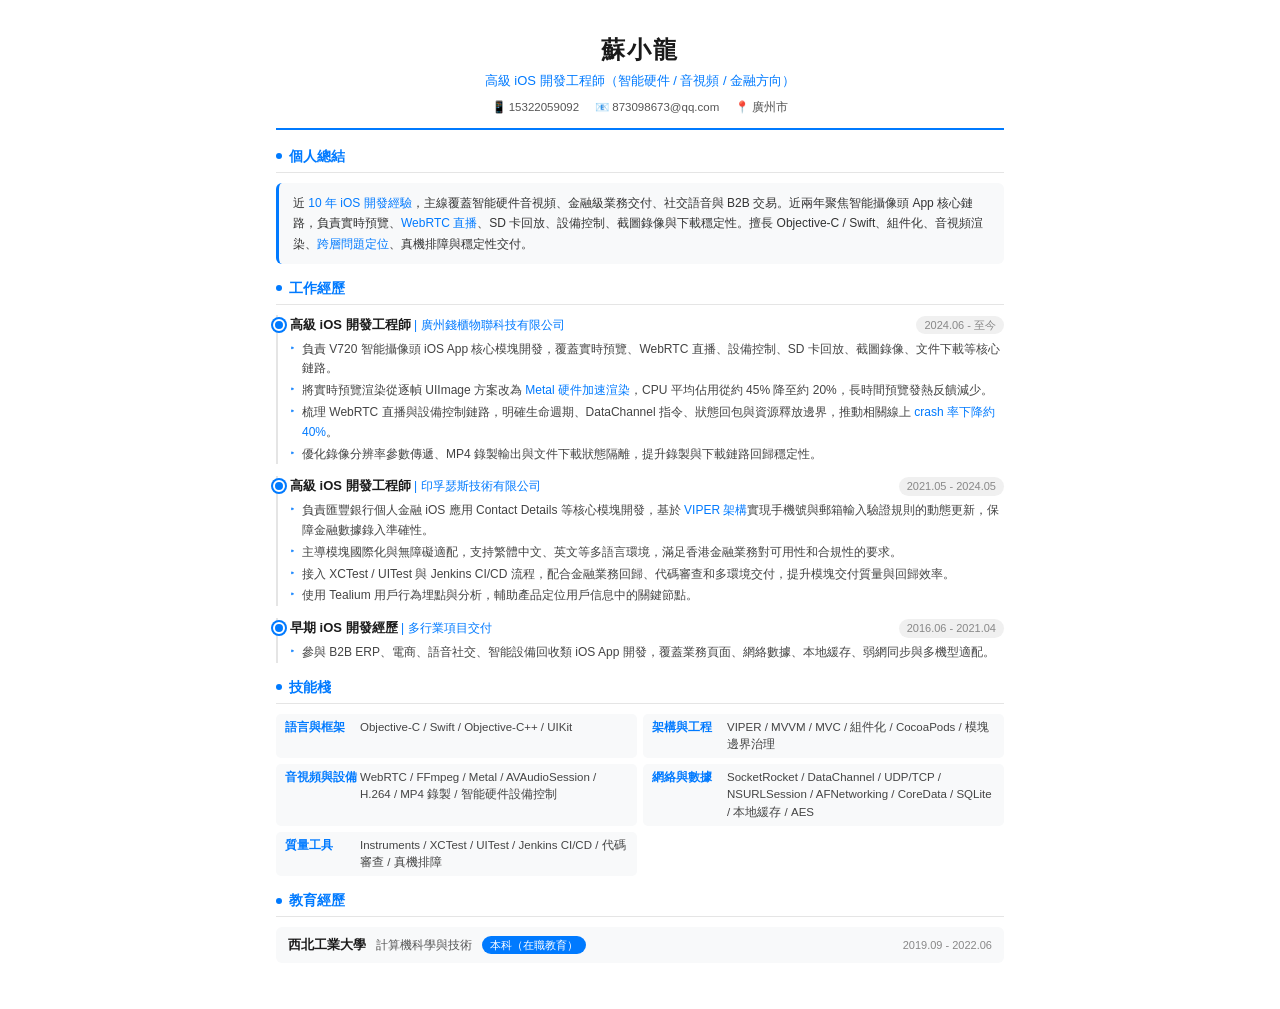
<file: 苏小龙-高级iOS-10年-1页.html>
<!DOCTYPE html>
<html lang="zh-CN">
<head>
    <meta charset="UTF-8">
    <meta name="viewport" content="width=device-width, initial-scale=1.0">
    <title>蘇小龍 - 高級 iOS 開發工程師</title>
    <style>
        @page {
            size: A4;
            margin: 16mm 14mm;
        }

        * {
            margin: 0;
            padding: 0;
            box-sizing: border-box;
        }

        body {
            font-family: -apple-system, BlinkMacSystemFont, "SF Pro Text", "Helvetica Neue", Arial, sans-serif;
            line-height: 1.5;
            color: #1a1a1a;
            background: #fff;
            padding: 32px 36px;
            max-width: 800px;
            margin: 0 auto;
            font-size: 12.5px;
        }

        @media print {
            body {
                padding: 0;
                background: #fff;
            }
        }

        .header {
            text-align: center;
            padding-bottom: 12px;
            border-bottom: 2px solid #007AFF;
            margin-bottom: 16px;
        }

        .header h1 {
            font-size: 24px;
            font-weight: 600;
            color: #1a1a1a;
            margin-bottom: 3px;
            letter-spacing: 2px;
        }

        .header .subtitle {
            font-size: 13px;
            color: #007AFF;
            font-weight: 500;
            margin-bottom: 8px;
        }

        .contact-info {
            display: flex;
            justify-content: center;
            flex-wrap: wrap;
            gap: 16px;
            font-size: 11.5px;
            color: #555;
        }

        .contact-info span {
            display: flex;
            align-items: center;
            gap: 4px;
        }

        .section {
            margin-bottom: 14px;
        }

        .section-title {
            font-size: 14px;
            font-weight: 600;
            color: #007AFF;
            padding-bottom: 5px;
            border-bottom: 1.5px solid #e5e5e5;
            margin-bottom: 10px;
            display: flex;
            align-items: center;
            gap: 7px;
        }

        .section-title .dot {
            width: 6px;
            height: 6px;
            background: #007AFF;
            border-radius: 50%;
        }

        .summary {
            font-size: 12px;
            line-height: 1.7;
            color: #333;
            background: #f8f9fa;
            padding: 10px 14px;
            border-radius: 6px;
            border-left: 3px solid #007AFF;
        }

        .skills-grid {
            display: grid;
            grid-template-columns: 1fr 1fr;
            gap: 6px;
        }

        .skill-item {
            font-size: 11.5px;
            padding: 5px 9px;
            background: #f8f9fa;
            border-radius: 5px;
            display: flex;
            align-items: flex-start;
            gap: 7px;
        }

        .skill-label {
            font-weight: 600;
            color: #007AFF;
            white-space: nowrap;
            min-width: 68px;
        }

        .skill-value {
            color: #444;
        }

        .highlight {
            color: #007AFF;
            font-weight: 500;
        }

        .experience-item {
            margin-bottom: 12px;
            padding-left: 12px;
            border-left: 2px solid #e5e5e5;
            position: relative;
        }

        .experience-item:last-child {
            margin-bottom: 0;
        }

        .experience-item::before {
            content: '';
            position: absolute;
            left: -5px;
            top: 4px;
            width: 8px;
            height: 8px;
            background: #007AFF;
            border-radius: 50%;
            border: 2px solid #fff;
            box-shadow: 0 0 0 2px #007AFF;
        }

        .experience-header {
            display: flex;
            justify-content: space-between;
            align-items: baseline;
            margin-bottom: 5px;
            flex-wrap: wrap;
        }

        .experience-title {
            font-size: 13px;
            font-weight: 600;
            color: #1a1a1a;
        }

        .experience-company {
            font-size: 12px;
            color: #007AFF;
            font-weight: 500;
        }

        .experience-date {
            font-size: 11px;
            color: #888;
            background: #f0f0f0;
            padding: 1px 8px;
            border-radius: 10px;
        }

        .experience-details {
            list-style: none;
            padding: 0;
        }

        .experience-details li {
            font-size: 12px;
            line-height: 1.65;
            color: #444;
            padding-left: 12px;
            position: relative;
            margin-bottom: 2px;
        }

        .experience-details li::before {
            content: '▸';
            position: absolute;
            left: 0;
            color: #007AFF;
            font-size: 10px;
        }

        .education-item {
            display: flex;
            justify-content: space-between;
            align-items: center;
            padding: 8px 12px;
            background: #f8f9fa;
            border-radius: 6px;
            flex-wrap: wrap;
            gap: 6px;
        }

        .education-info {
            display: flex;
            align-items: center;
            gap: 10px;
            flex-wrap: wrap;
        }

        .education-school {
            font-size: 13px;
            font-weight: 600;
            color: #1a1a1a;
        }

        .education-major {
            font-size: 11.5px;
            color: #555;
        }

        .education-degree {
            font-size: 11px;
            background: #007AFF;
            color: #fff;
            padding: 1px 8px;
            border-radius: 10px;
        }

        .education-date {
            font-size: 11px;
            color: #888;
        }

        @media print {
            .experience-item {
                break-inside: avoid;
            }

            .section {
                break-inside: avoid;
            }
        }
    </style>
</head>
<body>
    <div class="header">
        <h1>蘇小龍</h1>
        <div class="subtitle">高級 iOS 開發工程師（智能硬件 / 音視頻 / 金融方向）</div>
        <div class="contact-info">
            <span>📱 15322059092</span>
            <span>📧 873098673@qq.com</span>
            <span>📍 廣州市</span>
        </div>
    </div>

    <div class="section">
        <div class="section-title">
            <span class="dot"></span>
            個人總結
        </div>
        <div class="summary">
            近 <span class="highlight">10 年 iOS 開發經驗</span>，主線覆蓋智能硬件音視頻、金融級業務交付、社交語音與 B2B 交易。近兩年聚焦智能攝像頭 App 核心鏈路，負責實時預覽、<span class="highlight">WebRTC 直播</span>、SD 卡回放、設備控制、截圖錄像與下載穩定性。擅長 Objective-C / Swift、組件化、音視頻渲染、<span class="highlight">跨層問題定位</span>、真機排障與穩定性交付。
        </div>
    </div>

    <div class="section">
        <div class="section-title">
            <span class="dot"></span>
            工作經歷
        </div>

        <div class="experience-item">
            <div class="experience-header">
                <div>
                    <span class="experience-title">高級 iOS 開發工程師</span>
                    <span class="experience-company"> | 廣州錢櫃物聯科技有限公司</span>
                </div>
                <span class="experience-date">2024.06 - 至今</span>
            </div>
            <ul class="experience-details">
                <li>負責 V720 智能攝像頭 iOS App 核心模塊開發，覆蓋實時預覽、WebRTC 直播、設備控制、SD 卡回放、截圖錄像、文件下載等核心鏈路。</li>
                <li>將實時預覽渲染從逐幀 UIImage 方案改為 <span class="highlight">Metal 硬件加速渲染</span>，CPU 平均佔用從約 45% 降至約 20%，長時間預覽發熱反饋減少。</li>
                <li>梳理 WebRTC 直播與設備控制鏈路，明確生命週期、DataChannel 指令、狀態回包與資源釋放邊界，推動相關線上 <span class="highlight">crash 率下降約 40%</span>。</li>
                <li>優化錄像分辨率參數傳遞、MP4 錄製輸出與文件下載狀態隔離，提升錄製與下載鏈路回歸穩定性。</li>
            </ul>
        </div>

        <div class="experience-item">
            <div class="experience-header">
                <div>
                    <span class="experience-title">高級 iOS 開發工程師</span>
                    <span class="experience-company"> | 印孚瑟斯技術有限公司</span>
                </div>
                <span class="experience-date">2021.05 - 2024.05</span>
            </div>
            <ul class="experience-details">
                <li>負責匯豐銀行個人金融 iOS 應用 Contact Details 等核心模塊開發，基於 <span class="highlight">VIPER 架構</span>實現手機號與郵箱輸入驗證規則的動態更新，保障金融數據錄入準確性。</li>
                <li>主導模塊國際化與無障礙適配，支持繁體中文、英文等多語言環境，滿足香港金融業務對可用性和合規性的要求。</li>
                <li>接入 XCTest / UITest 與 Jenkins CI/CD 流程，配合金融業務回歸、代碼審查和多環境交付，提升模塊交付質量與回歸效率。</li>
                <li>使用 Tealium 用戶行為埋點與分析，輔助產品定位用戶信息中的關鍵節點。</li>
            </ul>
        </div>

        <div class="experience-item">
            <div class="experience-header">
                <div>
                    <span class="experience-title">早期 iOS 開發經歷</span>
                    <span class="experience-company"> | 多行業項目交付</span>
                </div>
                <span class="experience-date">2016.06 - 2021.04</span>
            </div>
            <ul class="experience-details">
                <li>參與 B2B ERP、電商、語音社交、智能設備回收類 iOS App 開發，覆蓋業務頁面、網絡數據、本地緩存、弱網同步與多機型適配。</li>
            </ul>
        </div>
    </div>

    <div class="section">
        <div class="section-title">
            <span class="dot"></span>
            技能棧
        </div>
        <div class="skills-grid">
            <div class="skill-item">
                <span class="skill-label">語言與框架</span>
                <span class="skill-value">Objective-C / Swift / Objective-C++ / UIKit</span>
            </div>
            <div class="skill-item">
                <span class="skill-label">架構與工程</span>
                <span class="skill-value">VIPER / MVVM / MVC / 組件化 / CocoaPods / 模塊邊界治理</span>
            </div>
            <div class="skill-item">
                <span class="skill-label">音視頻與設備</span>
                <span class="skill-value">WebRTC / FFmpeg / Metal / AVAudioSession / H.264 / MP4 錄製 / 智能硬件設備控制</span>
            </div>
            <div class="skill-item">
                <span class="skill-label">網絡與數據</span>
                <span class="skill-value">SocketRocket / DataChannel / UDP/TCP / NSURLSession / AFNetworking / CoreData / SQLite / 本地緩存 / AES</span>
            </div>
            <div class="skill-item">
                <span class="skill-label">質量工具</span>
                <span class="skill-value">Instruments / XCTest / UITest / Jenkins CI/CD / 代碼審查 / 真機排障</span>
            </div>
        </div>
    </div>

    <div class="section">
        <div class="section-title">
            <span class="dot"></span>
            教育經歷
        </div>
        <div class="education-item">
            <div class="education-info">
                <span class="education-school">西北工業大學</span>
                <span class="education-major">計算機科學與技術</span>
                <span class="education-degree">本科（在職教育）</span>
            </div>
            <span class="education-date">2019.09 - 2022.06</span>
        </div>
    </div>
</body>
</html>
</file>
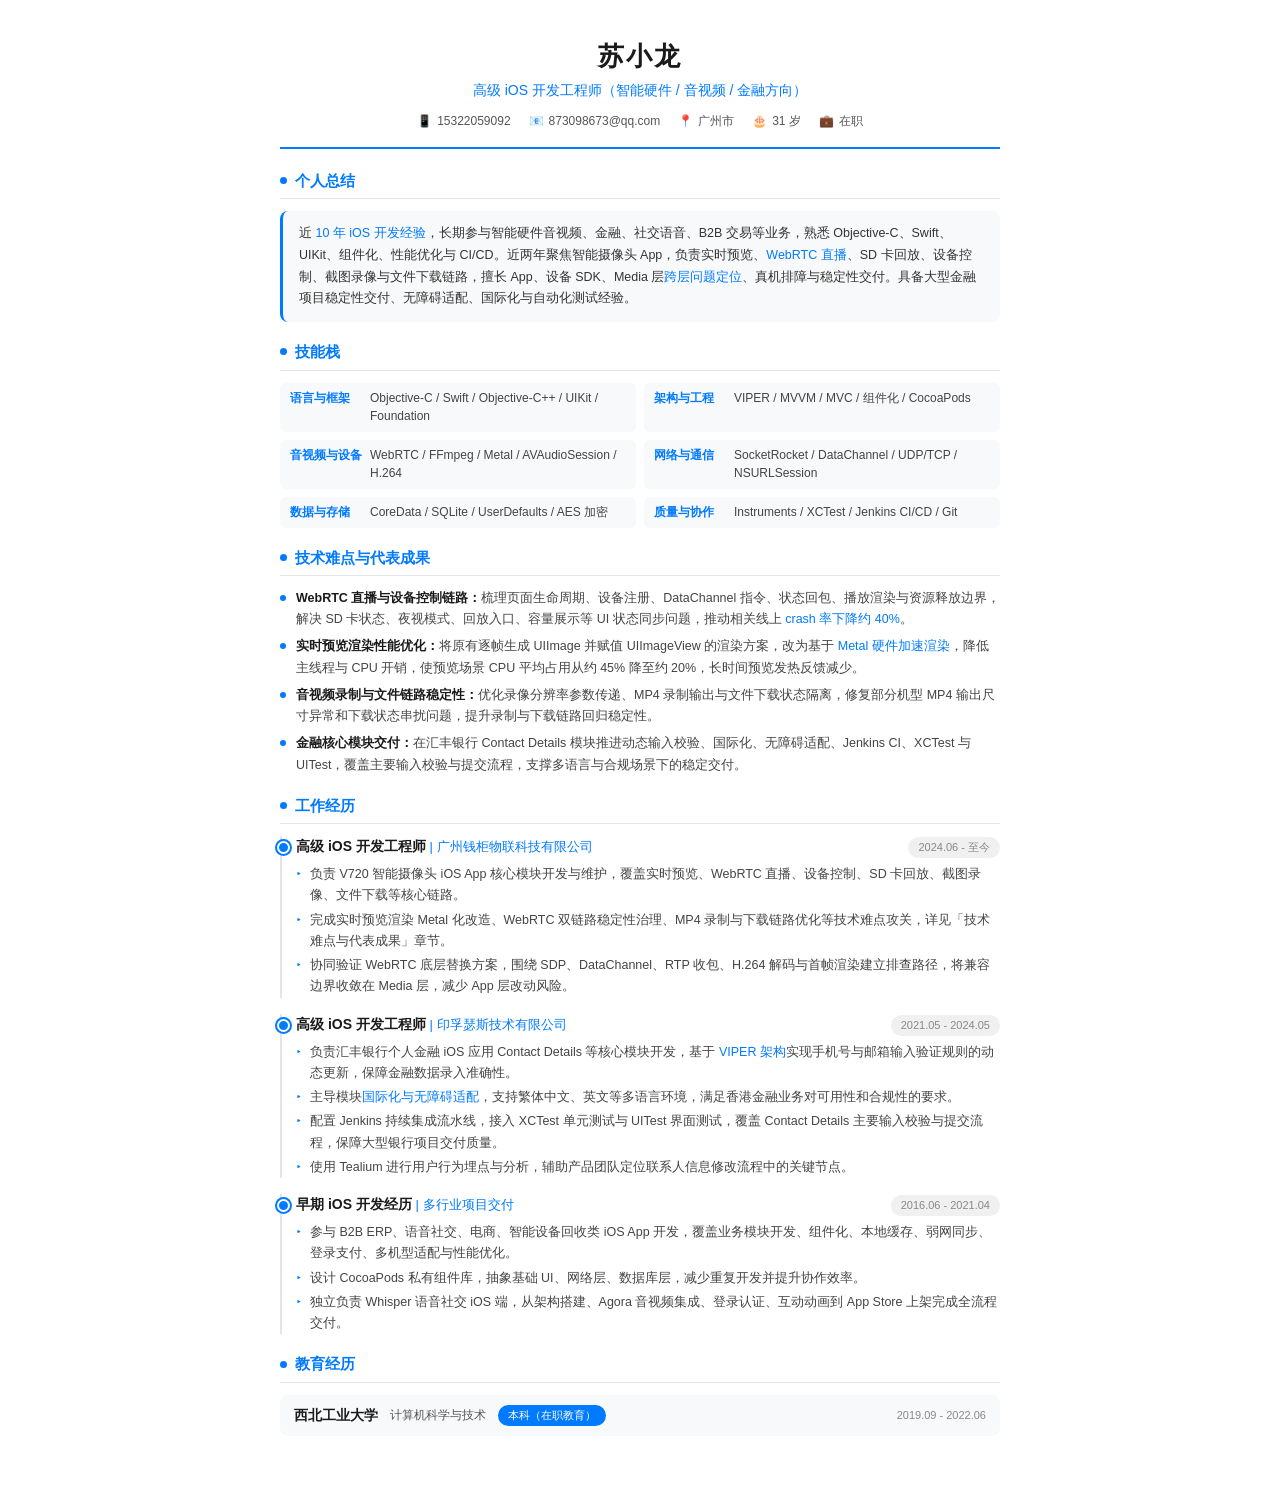
<file: 苏小龙-高级iOS-10年.html>
<!DOCTYPE html>
<html lang="zh-CN">
<head>
    <meta charset="UTF-8">
    <meta name="viewport" content="width=device-width, initial-scale=1.0">
    <title>苏小龙 - 高级 iOS 开发工程师</title>
    <style>
        @page {
            size: A4;
            margin: 18mm 14mm;
        }
        
        * {
            margin: 0;
            padding: 0;
            box-sizing: border-box;
        }
        
        body {
            font-family: -apple-system, BlinkMacSystemFont, "SF Pro Text", "Helvetica Neue", Arial, sans-serif;
            line-height: 1.55;
            color: #1a1a1a;
            background: #fff;
            padding: 36px 40px;
            max-width: 800px;
            margin: 0 auto;
            font-size: 13px;
        }
        
        @media print {
            body {
                padding: 0;
                background: #fff;
            }
        }
        
        .header {
            text-align: center;
            padding-bottom: 16px;
            border-bottom: 2px solid #007AFF;
            margin-bottom: 20px;
        }
        
        .header h1 {
            font-size: 26px;
            font-weight: 600;
            color: #1a1a1a;
            margin-bottom: 4px;
            letter-spacing: 2px;
        }
        
        .header .subtitle {
            font-size: 14px;
            color: #007AFF;
            font-weight: 500;
            margin-bottom: 10px;
        }
        
        .contact-info {
            display: flex;
            justify-content: center;
            flex-wrap: wrap;
            gap: 18px;
            font-size: 12px;
            color: #555;
        }
        
        .contact-info span {
            display: flex;
            align-items: center;
            gap: 5px;
        }
        
        .section {
            margin-bottom: 18px;
        }
        
        .section-title {
            font-size: 15px;
            font-weight: 600;
            color: #007AFF;
            padding-bottom: 6px;
            border-bottom: 1.5px solid #e5e5e5;
            margin-bottom: 12px;
            display: flex;
            align-items: center;
            gap: 8px;
        }
        
        .section-title .dot {
            width: 7px;
            height: 7px;
            background: #007AFF;
            border-radius: 50%;
        }
        
        .summary {
            font-size: 12.5px;
            line-height: 1.75;
            color: #333;
            background: #f8f9fa;
            padding: 12px 16px;
            border-radius: 8px;
            border-left: 3px solid #007AFF;
        }
        
        .skills-grid {
            display: grid;
            grid-template-columns: 1fr 1fr;
            gap: 8px;
        }
        
        .skill-item {
            font-size: 12px;
            padding: 6px 10px;
            background: #f8f9fa;
            border-radius: 6px;
            display: flex;
            align-items: flex-start;
            gap: 8px;
        }
        
        .skill-label {
            font-weight: 600;
            color: #007AFF;
            white-space: nowrap;
            min-width: 72px;
        }
        
        .skill-value {
            color: #444;
        }
        
        .highlight {
            color: #007AFF;
            font-weight: 500;
        }

        .tech-list {
            list-style: none;
            padding: 0;
        }
        
        .tech-list li {
            font-size: 12.5px;
            line-height: 1.7;
            color: #444;
            padding-left: 16px;
            position: relative;
            margin-bottom: 6px;
        }
        
        .tech-list li::before {
            content: '';
            position: absolute;
            left: 0;
            top: 7px;
            width: 6px;
            height: 6px;
            background: #007AFF;
            border-radius: 50%;
        }
        
        .tech-list li strong {
            color: #1a1a1a;
            font-weight: 600;
        }
        
        .experience-item {
            margin-bottom: 16px;
            padding-left: 14px;
            border-left: 2px solid #e5e5e5;
            position: relative;
        }
        
        .experience-item:last-child {
            margin-bottom: 0;
        }
        
        .experience-item::before {
            content: '';
            position: absolute;
            left: -5.5px;
            top: 5px;
            width: 9px;
            height: 9px;
            background: #007AFF;
            border-radius: 50%;
            border: 2px solid #fff;
            box-shadow: 0 0 0 2px #007AFF;
        }
        
        .experience-header {
            display: flex;
            justify-content: space-between;
            align-items: baseline;
            margin-bottom: 6px;
            flex-wrap: wrap;
        }
        
        .experience-title {
            font-size: 14px;
            font-weight: 600;
            color: #1a1a1a;
        }
        
        .experience-company {
            font-size: 13px;
            color: #007AFF;
            font-weight: 500;
        }
        
        .experience-date {
            font-size: 11px;
            color: #888;
            background: #f0f0f0;
            padding: 2px 10px;
            border-radius: 12px;
        }
        
        .experience-details {
            list-style: none;
            padding: 0;
        }
        
        .experience-details li {
            font-size: 12.5px;
            line-height: 1.7;
            color: #444;
            padding-left: 14px;
            position: relative;
            margin-bottom: 3px;
        }
        
        .experience-details li::before {
            content: '▸';
            position: absolute;
            left: 0;
            color: #007AFF;
            font-size: 11px;
        }
        
        .education-item {
            display: flex;
            justify-content: space-between;
            align-items: center;
            padding: 10px 14px;
            background: #f8f9fa;
            border-radius: 8px;
            flex-wrap: wrap;
            gap: 8px;
        }
        
        .education-info {
            display: flex;
            align-items: center;
            gap: 12px;
            flex-wrap: wrap;
        }
        
        .education-school {
            font-size: 14px;
            font-weight: 600;
            color: #1a1a1a;
        }
        
        .education-major {
            font-size: 12px;
            color: #555;
        }
        
        .education-degree {
            font-size: 11px;
            background: #007AFF;
            color: #fff;
            padding: 2px 10px;
            border-radius: 12px;
        }
        
        .education-date {
            font-size: 11px;
            color: #888;
        }
        
        @media print {
            .experience-item {
                break-inside: avoid;
            }
            
            .section {
                break-inside: avoid;
            }
        }
    </style>
</head>
<body>
    <div class="header">
        <h1>苏小龙</h1>
        <div class="subtitle">高级 iOS 开发工程师（智能硬件 / 音视频 / 金融方向）</div>
        <div class="contact-info">
            <span><span class="icon">📱</span> 15322059092</span>
            <span><span class="icon">📧</span> 873098673@qq.com</span>
            <span><span class="icon">📍</span> 广州市</span>
            <span><span class="icon">🎂</span> 31 岁</span>
            <span><span class="icon">💼</span> 在职</span>
        </div>
    </div>
    
    <div class="section">
        <div class="section-title">
            <span class="dot"></span>
            个人总结
        </div>
        <div class="summary">
            近 <span class="highlight">10 年 iOS 开发经验</span>，长期参与智能硬件音视频、金融、社交语音、B2B 交易等业务，熟悉 Objective-C、Swift、UIKit、组件化、性能优化与 CI/CD。近两年聚焦智能摄像头 App，负责实时预览、<span class="highlight">WebRTC 直播</span>、SD 卡回放、设备控制、截图录像与文件下载链路，擅长 App、设备 SDK、Media 层<span class="highlight">跨层问题定位</span>、真机排障与稳定性交付。具备大型金融项目稳定性交付、无障碍适配、国际化与自动化测试经验。
        </div>
    </div>
    
    <div class="section">
        <div class="section-title">
            <span class="dot"></span>
            技能栈
        </div>
        <div class="skills-grid">
            <div class="skill-item">
                <span class="skill-label">语言与框架</span>
                <span class="skill-value">Objective-C / Swift / Objective-C++ / UIKit / Foundation</span>
            </div>
            <div class="skill-item">
                <span class="skill-label">架构与工程</span>
                <span class="skill-value">VIPER / MVVM / MVC / 组件化 / CocoaPods</span>
            </div>
            <div class="skill-item">
                <span class="skill-label">音视频与设备</span>
                <span class="skill-value">WebRTC / FFmpeg / Metal / AVAudioSession / H.264</span>
            </div>
            <div class="skill-item">
                <span class="skill-label">网络与通信</span>
                <span class="skill-value">SocketRocket / DataChannel / UDP/TCP / NSURLSession</span>
            </div>
            <div class="skill-item">
                <span class="skill-label">数据与存储</span>
                <span class="skill-value">CoreData / SQLite / UserDefaults / AES 加密</span>
            </div>
            <div class="skill-item">
                <span class="skill-label">质量与协作</span>
                <span class="skill-value">Instruments / XCTest / Jenkins CI/CD / Git</span>
            </div>
        </div>
    </div>
    
    <div class="section">
        <div class="section-title">
            <span class="dot"></span>
            技术难点与代表成果
        </div>
        <ul class="tech-list">
            <li><strong>WebRTC 直播与设备控制链路：</strong>梳理页面生命周期、设备注册、DataChannel 指令、状态回包、播放渲染与资源释放边界，解决 SD 卡状态、夜视模式、回放入口、容量展示等 UI 状态同步问题，推动相关线上 <span class="highlight">crash 率下降约 40%</span>。</li>
            <li><strong>实时预览渲染性能优化：</strong>将原有逐帧生成 UIImage 并赋值 UIImageView 的渲染方案，改为基于 <span class="highlight">Metal 硬件加速渲染</span>，降低主线程与 CPU 开销，使预览场景 CPU 平均占用从约 45% 降至约 20%，长时间预览发热反馈减少。</li>
            <li><strong>音视频录制与文件链路稳定性：</strong>优化录像分辨率参数传递、MP4 录制输出与文件下载状态隔离，修复部分机型 MP4 输出尺寸异常和下载状态串扰问题，提升录制与下载链路回归稳定性。</li>
            <li><strong>金融核心模块交付：</strong>在汇丰银行 Contact Details 模块推进动态输入校验、国际化、无障碍适配、Jenkins CI、XCTest 与 UITest，覆盖主要输入校验与提交流程，支撑多语言与合规场景下的稳定交付。</li>
        </ul>
    </div>
    
    <div class="section">
        <div class="section-title">
            <span class="dot"></span>
            工作经历
        </div>
        
        <div class="experience-item">
            <div class="experience-header">
                <div>
                    <span class="experience-title">高级 iOS 开发工程师</span>
                    <span class="experience-company"> | 广州钱柜物联科技有限公司</span>
                </div>
                <span class="experience-date">2024.06 - 至今</span>
            </div>
            <ul class="experience-details">
                <li>负责 V720 智能摄像头 iOS App 核心模块开发与维护，覆盖实时预览、WebRTC 直播、设备控制、SD 卡回放、截图录像、文件下载等核心链路。</li>
                <li>完成实时预览渲染 Metal 化改造、WebRTC 双链路稳定性治理、MP4 录制与下载链路优化等技术难点攻关，详见「技术难点与代表成果」章节。</li>
                <li>协同验证 WebRTC 底层替换方案，围绕 SDP、DataChannel、RTP 收包、H.264 解码与首帧渲染建立排查路径，将兼容边界收敛在 Media 层，减少 App 层改动风险。</li>
            </ul>
        </div>
        
        <div class="experience-item">
            <div class="experience-header">
                <div>
                    <span class="experience-title">高级 iOS 开发工程师</span>
                    <span class="experience-company"> | 印孚瑟斯技术有限公司</span>
                </div>
                <span class="experience-date">2021.05 - 2024.05</span>
            </div>
            <ul class="experience-details">
                <li>负责汇丰银行个人金融 iOS 应用 Contact Details 等核心模块开发，基于 <span class="highlight">VIPER 架构</span>实现手机号与邮箱输入验证规则的动态更新，保障金融数据录入准确性。</li>
                <li>主导模块<span class="highlight">国际化与无障碍适配</span>，支持繁体中文、英文等多语言环境，满足香港金融业务对可用性和合规性的要求。</li>
                <li>配置 Jenkins 持续集成流水线，接入 XCTest 单元测试与 UITest 界面测试，覆盖 Contact Details 主要输入校验与提交流程，保障大型银行项目交付质量。</li>
                <li>使用 Tealium 进行用户行为埋点与分析，辅助产品团队定位联系人信息修改流程中的关键节点。</li>
            </ul>
        </div>
        
        <div class="experience-item">
            <div class="experience-header">
                <div>
                    <span class="experience-title">早期 iOS 开发经历</span>
                    <span class="experience-company"> | 多行业项目交付</span>
                </div>
                <span class="experience-date">2016.06 - 2021.04</span>
            </div>
            <ul class="experience-details">
                <li>参与 B2B ERP、语音社交、电商、智能设备回收类 iOS App 开发，覆盖业务模块开发、组件化、本地缓存、弱网同步、登录支付、多机型适配与性能优化。</li>
                <li>设计 CocoaPods 私有组件库，抽象基础 UI、网络层、数据库层，减少重复开发并提升协作效率。</li>
                <li>独立负责 Whisper 语音社交 iOS 端，从架构搭建、Agora 音视频集成、登录认证、互动动画到 App Store 上架完成全流程交付。</li>
            </ul>
        </div>
    </div>
    
    <div class="section">
        <div class="section-title">
            <span class="dot"></span>
            教育经历
        </div>
        <div class="education-item">
            <div class="education-info">
                <span class="education-school">西北工业大学</span>
                <span class="education-major">计算机科学与技术</span>
                <span class="education-degree">本科（在职教育）</span>
            </div>
            <span class="education-date">2019.09 - 2022.06</span>
        </div>
    </div>
</body>
</html>
</file>
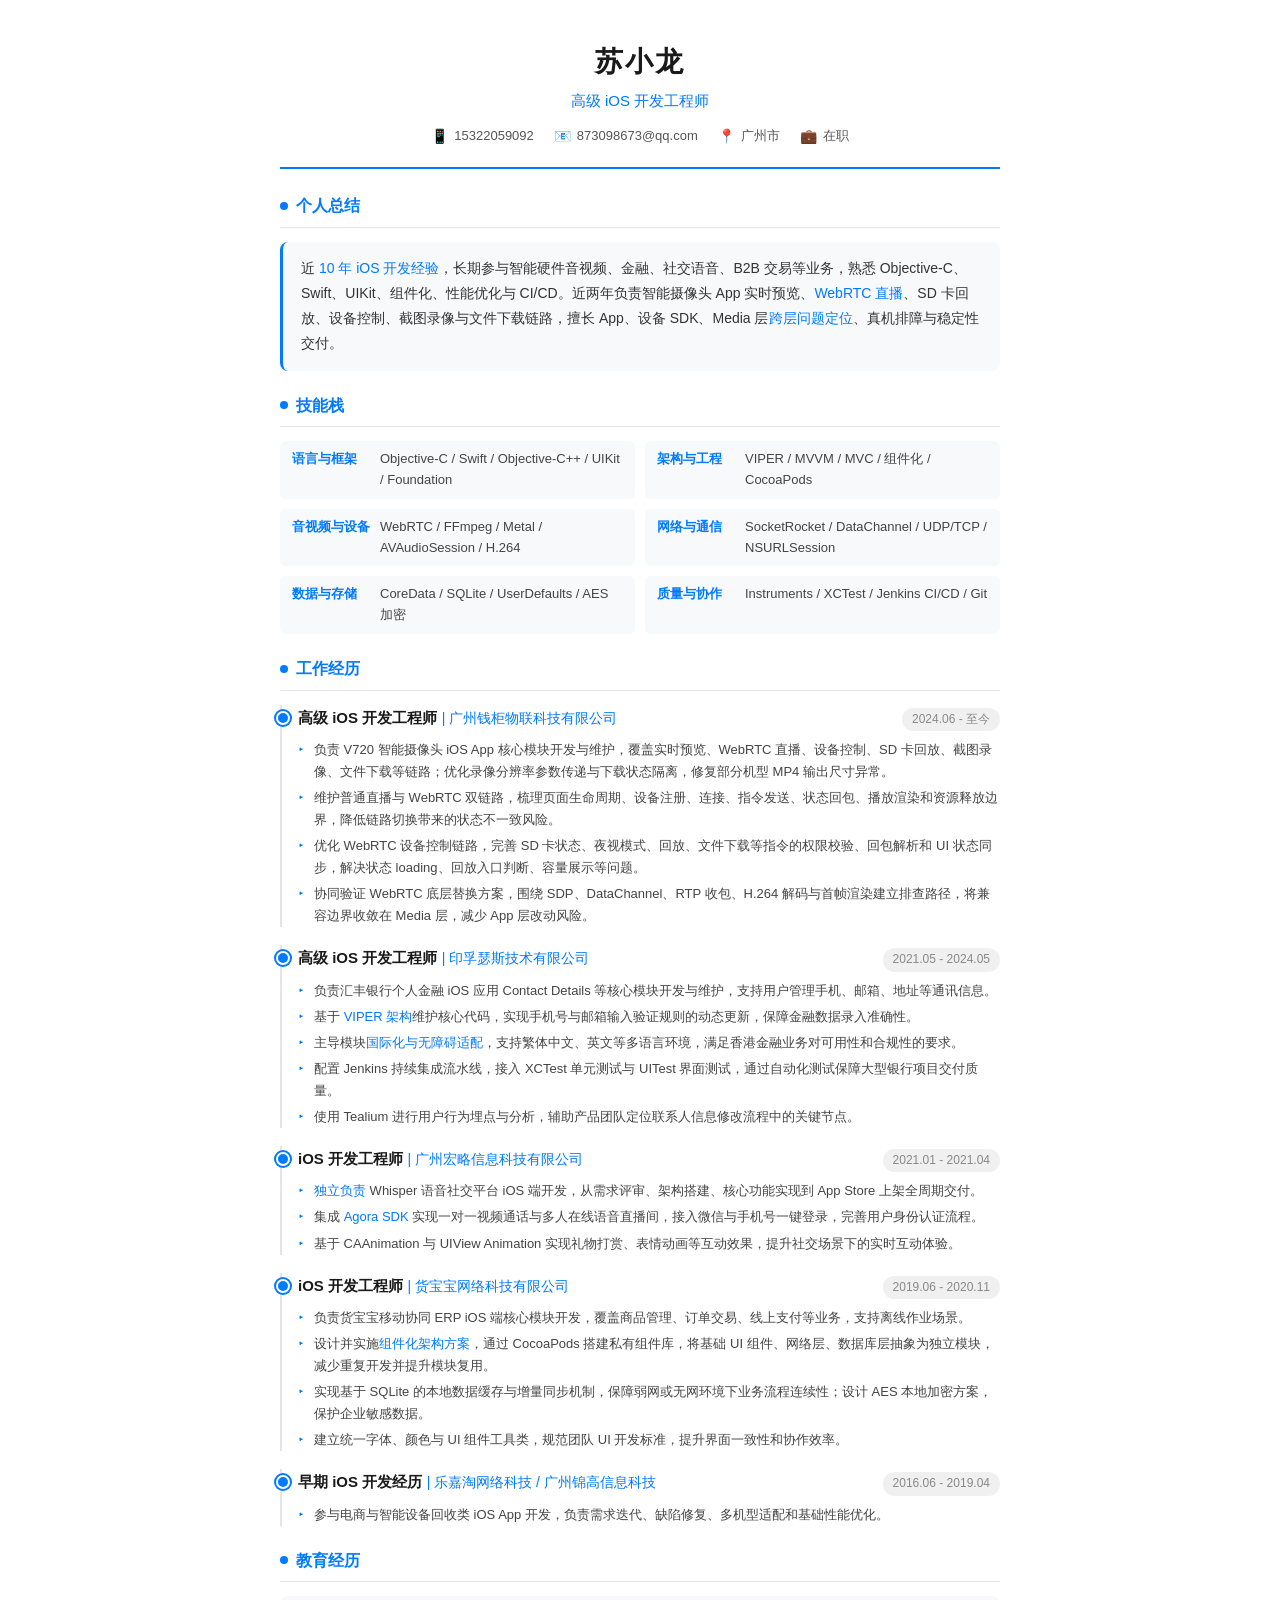
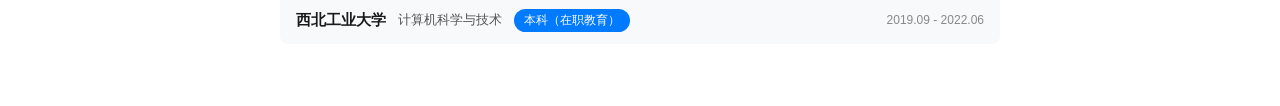
<file: 苏小龙-高级iOS-9年.html>
<!DOCTYPE html>
<html lang="zh-CN">
<head>
    <meta charset="UTF-8">
    <meta name="viewport" content="width=device-width, initial-scale=1.0">
    <title>苏小龙 - 高级 iOS 开发工程师</title>
    <style>
        @page {
            size: A4;
            margin: 20mm 15mm;
        }
        
        * {
            margin: 0;
            padding: 0;
            box-sizing: border-box;
        }
        
        body {
            font-family: -apple-system, BlinkMacSystemFont, "SF Pro Text", "Helvetica Neue", Arial, sans-serif;
            line-height: 1.6;
            color: #1a1a1a;
            background: #fff;
            padding: 40px;
            max-width: 800px;
            margin: 0 auto;
        }
        
        @media print {
            body {
                padding: 0;
                background: #fff;
            }
        }
        
        /* Header */
        .header {
            text-align: center;
            padding-bottom: 20px;
            border-bottom: 2px solid #007AFF;
            margin-bottom: 24px;
        }
        
        .header h1 {
            font-size: 28px;
            font-weight: 600;
            color: #1a1a1a;
            margin-bottom: 4px;
            letter-spacing: 2px;
        }
        
        .header .subtitle {
            font-size: 15px;
            color: #007AFF;
            font-weight: 500;
            margin-bottom: 12px;
        }
        
        .contact-info {
            display: flex;
            justify-content: center;
            flex-wrap: wrap;
            gap: 20px;
            font-size: 13px;
            color: #555;
        }
        
        .contact-info span {
            display: flex;
            align-items: center;
            gap: 6px;
        }
        
        .contact-info .icon {
            font-size: 14px;
        }
        
        /* Sections */
        .section {
            margin-bottom: 22px;
        }
        
        .section-title {
            font-size: 16px;
            font-weight: 600;
            color: #007AFF;
            padding-bottom: 8px;
            border-bottom: 1.5px solid #e5e5e5;
            margin-bottom: 14px;
            display: flex;
            align-items: center;
            gap: 8px;
        }
        
        .section-title .dot {
            width: 8px;
            height: 8px;
            background: #007AFF;
            border-radius: 50%;
        }
        
        /* Summary */
        .summary {
            font-size: 14px;
            line-height: 1.8;
            color: #333;
            background: #f8f9fa;
            padding: 14px 18px;
            border-radius: 8px;
            border-left: 3px solid #007AFF;
        }
        
        /* Skills */
        .skills-grid {
            display: grid;
            grid-template-columns: 1fr 1fr;
            gap: 10px;
        }
        
        .skill-item {
            font-size: 13px;
            padding: 8px 12px;
            background: #f8f9fa;
            border-radius: 6px;
            display: flex;
            align-items: flex-start;
            gap: 8px;
        }
        
        .skill-label {
            font-weight: 600;
            color: #007AFF;
            white-space: nowrap;
            min-width: 80px;
        }
        
        .skill-value {
            color: #444;
        }
        
        /* Experience */
        .experience-item {
            margin-bottom: 18px;
            padding-left: 16px;
            border-left: 2px solid #e5e5e5;
            position: relative;
        }
        
        .experience-item:last-child {
            margin-bottom: 0;
        }
        
        .experience-item::before {
            content: '';
            position: absolute;
            left: -6px;
            top: 6px;
            width: 10px;
            height: 10px;
            background: #007AFF;
            border-radius: 50%;
            border: 2px solid #fff;
            box-shadow: 0 0 0 2px #007AFF;
        }
        
        .experience-header {
            display: flex;
            justify-content: space-between;
            align-items: baseline;
            margin-bottom: 8px;
            flex-wrap: wrap;
        }
        
        .experience-title {
            font-size: 15px;
            font-weight: 600;
            color: #1a1a1a;
        }
        
        .experience-company {
            font-size: 14px;
            color: #007AFF;
            font-weight: 500;
        }
        
        .experience-date {
            font-size: 12px;
            color: #888;
            background: #f0f0f0;
            padding: 2px 10px;
            border-radius: 12px;
        }
        
        .experience-details {
            list-style: none;
            padding: 0;
        }
        
        .experience-details li {
            font-size: 13px;
            line-height: 1.7;
            color: #444;
            padding-left: 16px;
            position: relative;
            margin-bottom: 4px;
        }
        
        .experience-details li::before {
            content: '▸';
            position: absolute;
            left: 0;
            color: #007AFF;
            font-size: 12px;
        }
        
        /* Education */
        .education-item {
            display: flex;
            justify-content: space-between;
            align-items: center;
            padding: 12px 16px;
            background: #f8f9fa;
            border-radius: 8px;
            flex-wrap: wrap;
            gap: 8px;
        }
        
        .education-info {
            display: flex;
            align-items: center;
            gap: 12px;
            flex-wrap: wrap;
        }
        
        .education-school {
            font-size: 15px;
            font-weight: 600;
            color: #1a1a1a;
        }
        
        .education-major {
            font-size: 13px;
            color: #555;
        }
        
        .education-degree {
            font-size: 12px;
            background: #007AFF;
            color: #fff;
            padding: 2px 10px;
            border-radius: 12px;
        }
        
        .education-date {
            font-size: 12px;
            color: #888;
        }
        
        /* Highlight keywords */
        .highlight {
            color: #007AFF;
            font-weight: 500;
        }
        
        /* Print optimization */
        @media print {
            .experience-item {
                break-inside: avoid;
            }
            
            .section {
                break-inside: avoid;
            }
        }
    </style>
</head>
<body>
    <!-- Header -->
    <div class="header">
        <h1>苏小龙</h1>
        <div class="subtitle">高级 iOS 开发工程师</div>
        <div class="contact-info">
            <span><span class="icon">📱</span> 15322059092</span>
            <span><span class="icon">📧</span> 873098673@qq.com</span>
            <span><span class="icon">📍</span> 广州市</span>
            <span><span class="icon">💼</span> 在职</span>
        </div>
    </div>
    
    <!-- Summary -->
    <div class="section">
        <div class="section-title">
            <span class="dot"></span>
            个人总结
        </div>
        <div class="summary">
            近 <span class="highlight">10 年 iOS 开发经验</span>，长期参与智能硬件音视频、金融、社交语音、B2B 交易等业务，熟悉 Objective-C、Swift、UIKit、组件化、性能优化与 CI/CD。近两年负责智能摄像头 App 实时预览、<span class="highlight">WebRTC 直播</span>、SD 卡回放、设备控制、截图录像与文件下载链路，擅长 App、设备 SDK、Media 层<span class="highlight">跨层问题定位</span>、真机排障与稳定性交付。
        </div>
    </div>
    
    <!-- Skills -->
    <div class="section">
        <div class="section-title">
            <span class="dot"></span>
            技能栈
        </div>
        <div class="skills-grid">
            <div class="skill-item">
                <span class="skill-label">语言与框架</span>
                <span class="skill-value">Objective-C / Swift / Objective-C++ / UIKit / Foundation</span>
            </div>
            <div class="skill-item">
                <span class="skill-label">架构与工程</span>
                <span class="skill-value">VIPER / MVVM / MVC / 组件化 / CocoaPods</span>
            </div>
            <div class="skill-item">
                <span class="skill-label">音视频与设备</span>
                <span class="skill-value">WebRTC / FFmpeg / Metal / AVAudioSession / H.264</span>
            </div>
            <div class="skill-item">
                <span class="skill-label">网络与通信</span>
                <span class="skill-value">SocketRocket / DataChannel / UDP/TCP / NSURLSession</span>
            </div>
            <div class="skill-item">
                <span class="skill-label">数据与存储</span>
                <span class="skill-value">CoreData / SQLite / UserDefaults / AES 加密</span>
            </div>
            <div class="skill-item">
                <span class="skill-label">质量与协作</span>
                <span class="skill-value">Instruments / XCTest / Jenkins CI/CD / Git</span>
            </div>
        </div>
    </div>
    
    <!-- Experience -->
    <div class="section">
        <div class="section-title">
            <span class="dot"></span>
            工作经历
        </div>
        
        <div class="experience-item">
            <div class="experience-header">
                <div>
                    <span class="experience-title">高级 iOS 开发工程师</span>
                    <span class="experience-company"> | 广州钱柜物联科技有限公司</span>
                </div>
                <span class="experience-date">2024.06 - 至今</span>
            </div>
            <ul class="experience-details">
                <li>负责 V720 智能摄像头 iOS App 核心模块开发与维护，覆盖实时预览、WebRTC 直播、设备控制、SD 卡回放、截图录像、文件下载等链路；优化录像分辨率参数传递与下载状态隔离，修复部分机型 MP4 输出尺寸异常。</li>
                <li>维护普通直播与 WebRTC 双链路，梳理页面生命周期、设备注册、连接、指令发送、状态回包、播放渲染和资源释放边界，降低链路切换带来的状态不一致风险。</li>
                <li>优化 WebRTC 设备控制链路，完善 SD 卡状态、夜视模式、回放、文件下载等指令的权限校验、回包解析和 UI 状态同步，解决状态 loading、回放入口判断、容量展示等问题。</li>
                <li>协同验证 WebRTC 底层替换方案，围绕 SDP、DataChannel、RTP 收包、H.264 解码与首帧渲染建立排查路径，将兼容边界收敛在 Media 层，减少 App 层改动风险。</li>
            </ul>
        </div>
        
        <div class="experience-item">
            <div class="experience-header">
                <div>
                    <span class="experience-title">高级 iOS 开发工程师</span>
                    <span class="experience-company"> | 印孚瑟斯技术有限公司</span>
                </div>
                <span class="experience-date">2021.05 - 2024.05</span>
            </div>
            <ul class="experience-details">
                <li>负责汇丰银行个人金融 iOS 应用 Contact Details 等核心模块开发与维护，支持用户管理手机、邮箱、地址等通讯信息。</li>
                <li>基于 <span class="highlight">VIPER 架构</span>维护核心代码，实现手机号与邮箱输入验证规则的动态更新，保障金融数据录入准确性。</li>
                <li>主导模块<span class="highlight">国际化与无障碍适配</span>，支持繁体中文、英文等多语言环境，满足香港金融业务对可用性和合规性的要求。</li>
                <li>配置 Jenkins 持续集成流水线，接入 XCTest 单元测试与 UITest 界面测试，通过自动化测试保障大型银行项目交付质量。</li>
                <li>使用 Tealium 进行用户行为埋点与分析，辅助产品团队定位联系人信息修改流程中的关键节点。</li>
            </ul>
        </div>
        
        <div class="experience-item">
            <div class="experience-header">
                <div>
                    <span class="experience-title">iOS 开发工程师</span>
                    <span class="experience-company"> | 广州宏略信息科技有限公司</span>
                </div>
                <span class="experience-date">2021.01 - 2021.04</span>
            </div>
            <ul class="experience-details">
                <li><span class="highlight">独立负责</span> Whisper 语音社交平台 iOS 端开发，从需求评审、架构搭建、核心功能实现到 App Store 上架全周期交付。</li>
                <li>集成 <span class="highlight">Agora SDK</span> 实现一对一视频通话与多人在线语音直播间，接入微信与手机号一键登录，完善用户身份认证流程。</li>
                <li>基于 CAAnimation 与 UIView Animation 实现礼物打赏、表情动画等互动效果，提升社交场景下的实时互动体验。</li>
            </ul>
        </div>
        
        <div class="experience-item">
            <div class="experience-header">
                <div>
                    <span class="experience-title">iOS 开发工程师</span>
                    <span class="experience-company"> | 货宝宝网络科技有限公司</span>
                </div>
                <span class="experience-date">2019.06 - 2020.11</span>
            </div>
            <ul class="experience-details">
                <li>负责货宝宝移动协同 ERP iOS 端核心模块开发，覆盖商品管理、订单交易、线上支付等业务，支持离线作业场景。</li>
                <li>设计并实施<span class="highlight">组件化架构方案</span>，通过 CocoaPods 搭建私有组件库，将基础 UI 组件、网络层、数据库层抽象为独立模块，减少重复开发并提升模块复用。</li>
                <li>实现基于 SQLite 的本地数据缓存与增量同步机制，保障弱网或无网环境下业务流程连续性；设计 AES 本地加密方案，保护企业敏感数据。</li>
                <li>建立统一字体、颜色与 UI 组件工具类，规范团队 UI 开发标准，提升界面一致性和协作效率。</li>
            </ul>
        </div>
        
        <div class="experience-item">
            <div class="experience-header">
                <div>
                    <span class="experience-title">早期 iOS 开发经历</span>
                    <span class="experience-company"> | 乐嘉淘网络科技 / 广州锦高信息科技</span>
                </div>
                <span class="experience-date">2016.06 - 2019.04</span>
            </div>
            <ul class="experience-details">
                <li>参与电商与智能设备回收类 iOS App 开发，负责需求迭代、缺陷修复、多机型适配和基础性能优化。</li>
            </ul>
        </div>
    </div>
    
    <!-- Education -->
    <div class="section">
        <div class="section-title">
            <span class="dot"></span>
            教育经历
        </div>
        <div class="education-item">
            <div class="education-info">
                <span class="education-school">西北工业大学</span>
                <span class="education-major">计算机科学与技术</span>
                <span class="education-degree">本科（在职教育）</span>
            </div>
            <span class="education-date">2019.09 - 2022.06</span>
        </div>
    </div>
</body>
</html>
</file>
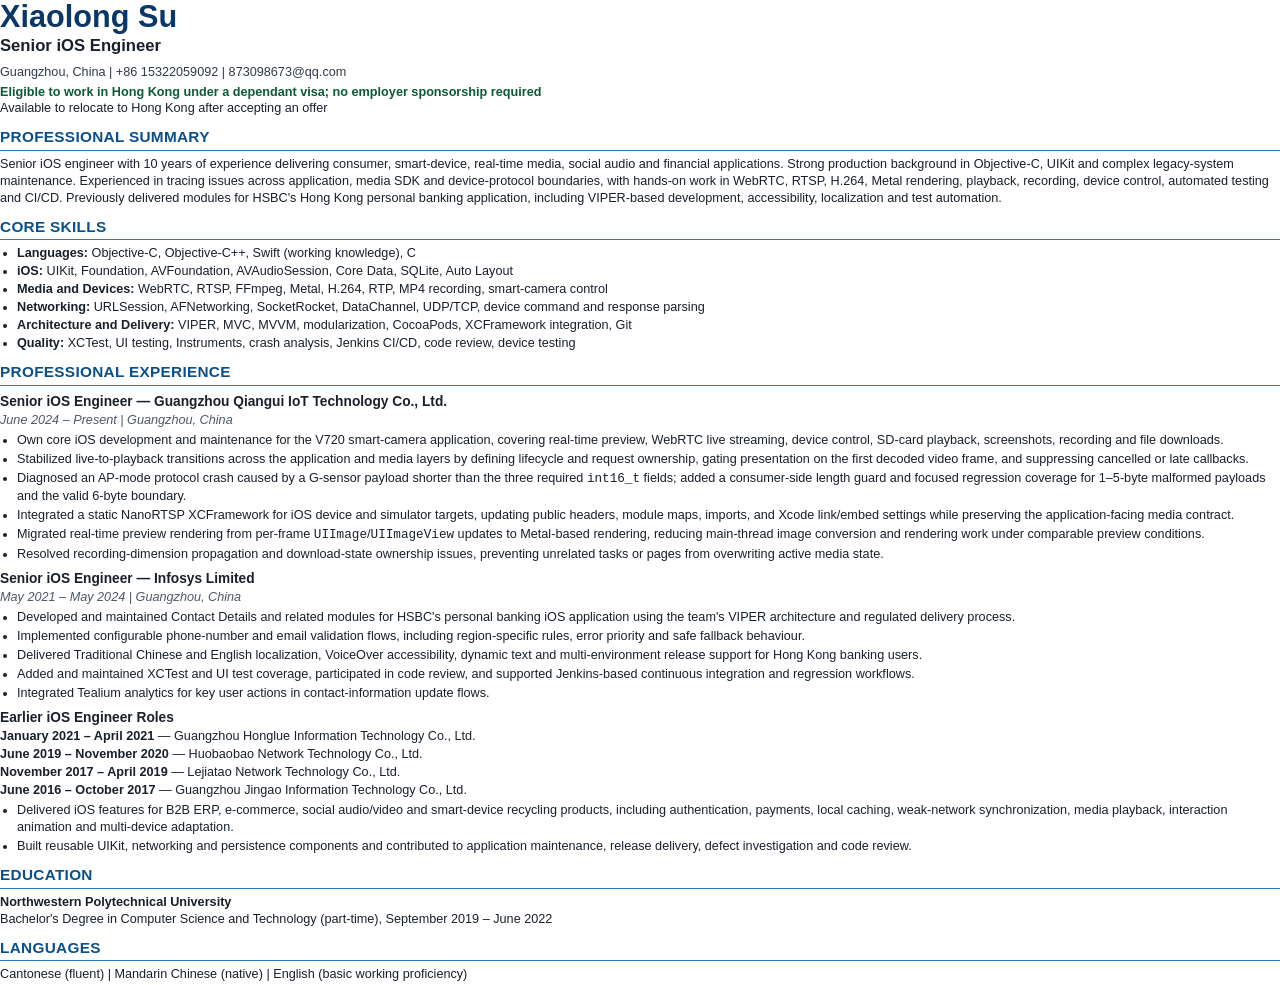
<file: resume/Xiaolong-Su-Senior-iOS-Engineer-HK.html>
<!doctype html>
<html lang="en">
<head>
  <meta charset="utf-8">
  <meta name="viewport" content="width=device-width, initial-scale=1">
  <title>Xiaolong Su - Senior iOS Engineer</title>
  <style>
    @page { size: A4; margin: 12mm 14mm; }
    * { box-sizing: border-box; }
    body {
      margin: 0;
      color: #18202a;
      font-family: -apple-system, BlinkMacSystemFont, "Helvetica Neue", Arial, sans-serif;
      font-size: 9.5pt;
      line-height: 1.34;
    }
    h1 { margin: 0; font-size: 23pt; line-height: 1.05; color: #0b3768; }
    .title { margin-top: 3px; font-size: 12.5pt; font-weight: 700; }
    .contact { margin-top: 6px; color: #313b48; }
    .eligibility { margin-top: 3px; font-weight: 600; color: #0b5a3a; }
    h2 {
      margin: 10px 0 5px;
      padding-bottom: 2px;
      border-bottom: 1.4px solid #3177b8;
      color: #0b4f89;
      font-size: 11.5pt;
      letter-spacing: .02em;
      text-transform: uppercase;
      break-after: avoid;
    }
    h3 { margin: 7px 0 1px; font-size: 10.3pt; break-after: avoid; }
    p { margin: 0 0 4px; }
    ul { margin: 3px 0 5px 17px; padding: 0; }
    li { margin: 0 0 2px; }
    .dates { margin-bottom: 3px; color: #4d5967; font-style: italic; }
    .skills li { margin-bottom: 1px; }
    .role { break-inside: avoid; }
    .early-role { margin-bottom: 1px; }
    .page-break { break-before: page; }
  </style>
</head>
<body>
  <header>
    <h1>Xiaolong Su</h1>
    <div class="title">Senior iOS Engineer</div>
    <div class="contact">Guangzhou, China | +86 15322059092 | 873098673@qq.com</div>
    <div class="eligibility">Eligible to work in Hong Kong under a dependant visa; no employer sponsorship required</div>
    <div>Available to relocate to Hong Kong after accepting an offer</div>
  </header>

  <h2>Professional Summary</h2>
  <p>Senior iOS engineer with 10 years of experience delivering consumer, smart-device, real-time media, social audio and financial applications. Strong production background in Objective-C, UIKit and complex legacy-system maintenance. Experienced in tracing issues across application, media SDK and device-protocol boundaries, with hands-on work in WebRTC, RTSP, H.264, Metal rendering, playback, recording, device control, automated testing and CI/CD. Previously delivered modules for HSBC's Hong Kong personal banking application, including VIPER-based development, accessibility, localization and test automation.</p>

  <h2>Core Skills</h2>
  <ul class="skills">
    <li><strong>Languages:</strong> Objective-C, Objective-C++, Swift (working knowledge), C</li>
    <li><strong>iOS:</strong> UIKit, Foundation, AVFoundation, AVAudioSession, Core Data, SQLite, Auto Layout</li>
    <li><strong>Media and Devices:</strong> WebRTC, RTSP, FFmpeg, Metal, H.264, RTP, MP4 recording, smart-camera control</li>
    <li><strong>Networking:</strong> URLSession, AFNetworking, SocketRocket, DataChannel, UDP/TCP, device command and response parsing</li>
    <li><strong>Architecture and Delivery:</strong> VIPER, MVC, MVVM, modularization, CocoaPods, XCFramework integration, Git</li>
    <li><strong>Quality:</strong> XCTest, UI testing, Instruments, crash analysis, Jenkins CI/CD, code review, device testing</li>
  </ul>

  <h2>Professional Experience</h2>
  <section class="role">
    <h3>Senior iOS Engineer — Guangzhou Qiangui IoT Technology Co., Ltd.</h3>
    <div class="dates">June 2024 – Present | Guangzhou, China</div>
    <ul>
      <li>Own core iOS development and maintenance for the V720 smart-camera application, covering real-time preview, WebRTC live streaming, device control, SD-card playback, screenshots, recording and file downloads.</li>
      <li>Stabilized live-to-playback transitions across the application and media layers by defining lifecycle and request ownership, gating presentation on the first decoded video frame, and suppressing cancelled or late callbacks.</li>
      <li>Diagnosed an AP-mode protocol crash caused by a G-sensor payload shorter than the three required <code>int16_t</code> fields; added a consumer-side length guard and focused regression coverage for 1–5-byte malformed payloads and the valid 6-byte boundary.</li>
      <li>Integrated a static NanoRTSP XCFramework for iOS device and simulator targets, updating public headers, module maps, imports, and Xcode link/embed settings while preserving the application-facing media contract.</li>
      <li>Migrated real-time preview rendering from per-frame <code>UIImage</code>/<code>UIImageView</code> updates to Metal-based rendering, reducing main-thread image conversion and rendering work under comparable preview conditions.</li>
      <li>Resolved recording-dimension propagation and download-state ownership issues, preventing unrelated tasks or pages from overwriting active media state.</li>
    </ul>
  </section>

  <section class="role page-break">
    <h3>Senior iOS Engineer — Infosys Limited</h3>
    <div class="dates">May 2021 – May 2024 | Guangzhou, China</div>
    <ul>
      <li>Developed and maintained Contact Details and related modules for HSBC's personal banking iOS application using the team's VIPER architecture and regulated delivery process.</li>
      <li>Implemented configurable phone-number and email validation flows, including region-specific rules, error priority and safe fallback behaviour.</li>
      <li>Delivered Traditional Chinese and English localization, VoiceOver accessibility, dynamic text and multi-environment release support for Hong Kong banking users.</li>
      <li>Added and maintained XCTest and UI test coverage, participated in code review, and supported Jenkins-based continuous integration and regression workflows.</li>
      <li>Integrated Tealium analytics for key user actions in contact-information update flows.</li>
    </ul>
  </section>

  <section class="role">
    <h3>Earlier iOS Engineer Roles</h3>
    <div class="early-role"><strong>January 2021 – April 2021</strong> — Guangzhou Honglue Information Technology Co., Ltd.</div>
    <div class="early-role"><strong>June 2019 – November 2020</strong> — Huobaobao Network Technology Co., Ltd.</div>
    <div class="early-role"><strong>November 2017 – April 2019</strong> — Lejiatao Network Technology Co., Ltd.</div>
    <div class="early-role"><strong>June 2016 – October 2017</strong> — Guangzhou Jingao Information Technology Co., Ltd.</div>
    <ul>
      <li>Delivered iOS features for B2B ERP, e-commerce, social audio/video and smart-device recycling products, including authentication, payments, local caching, weak-network synchronization, media playback, interaction animation and multi-device adaptation.</li>
      <li>Built reusable UIKit, networking and persistence components and contributed to application maintenance, release delivery, defect investigation and code review.</li>
    </ul>
  </section>

  <h2>Education</h2>
  <p><strong>Northwestern Polytechnical University</strong><br>Bachelor's Degree in Computer Science and Technology (part-time), September 2019 – June 2022</p>

  <h2>Languages</h2>
  <p>Cantonese (fluent) | Mandarin Chinese (native) | English (basic working proficiency)</p>
</body>
</html>
</file>
